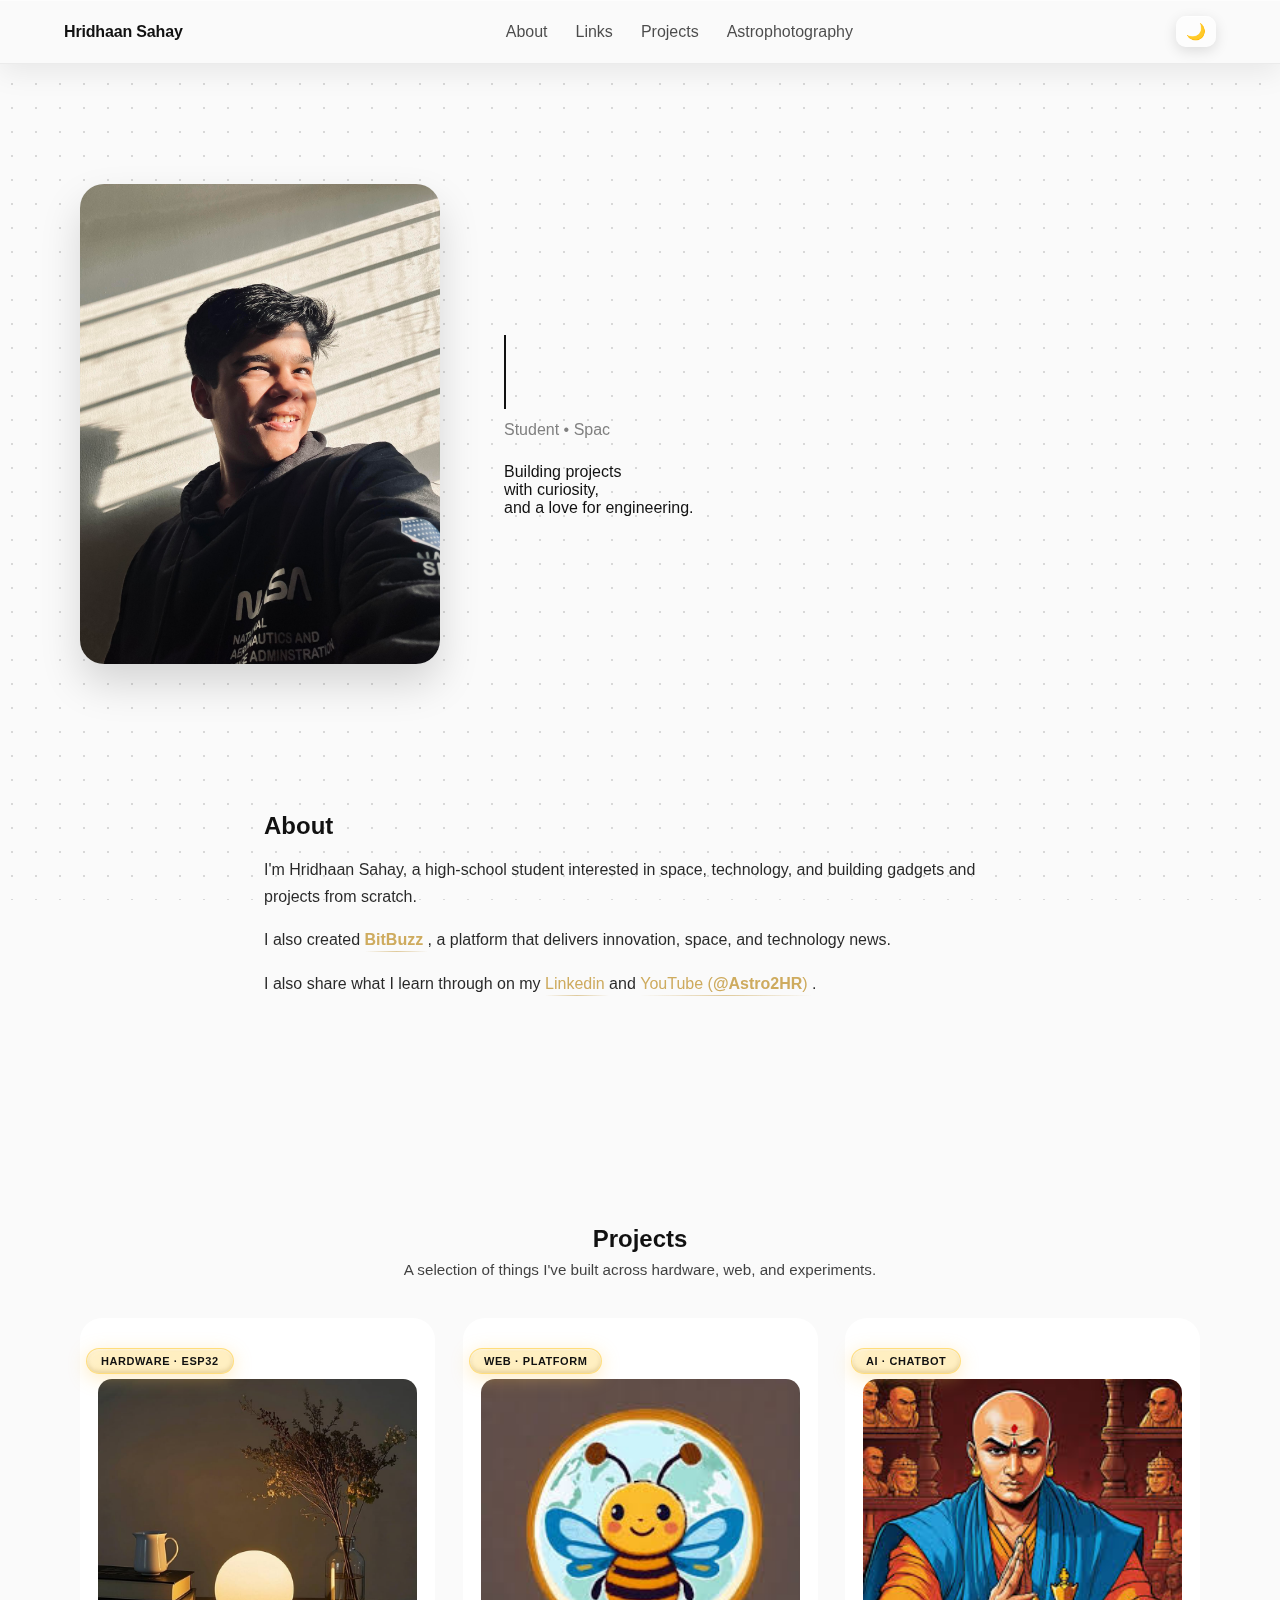
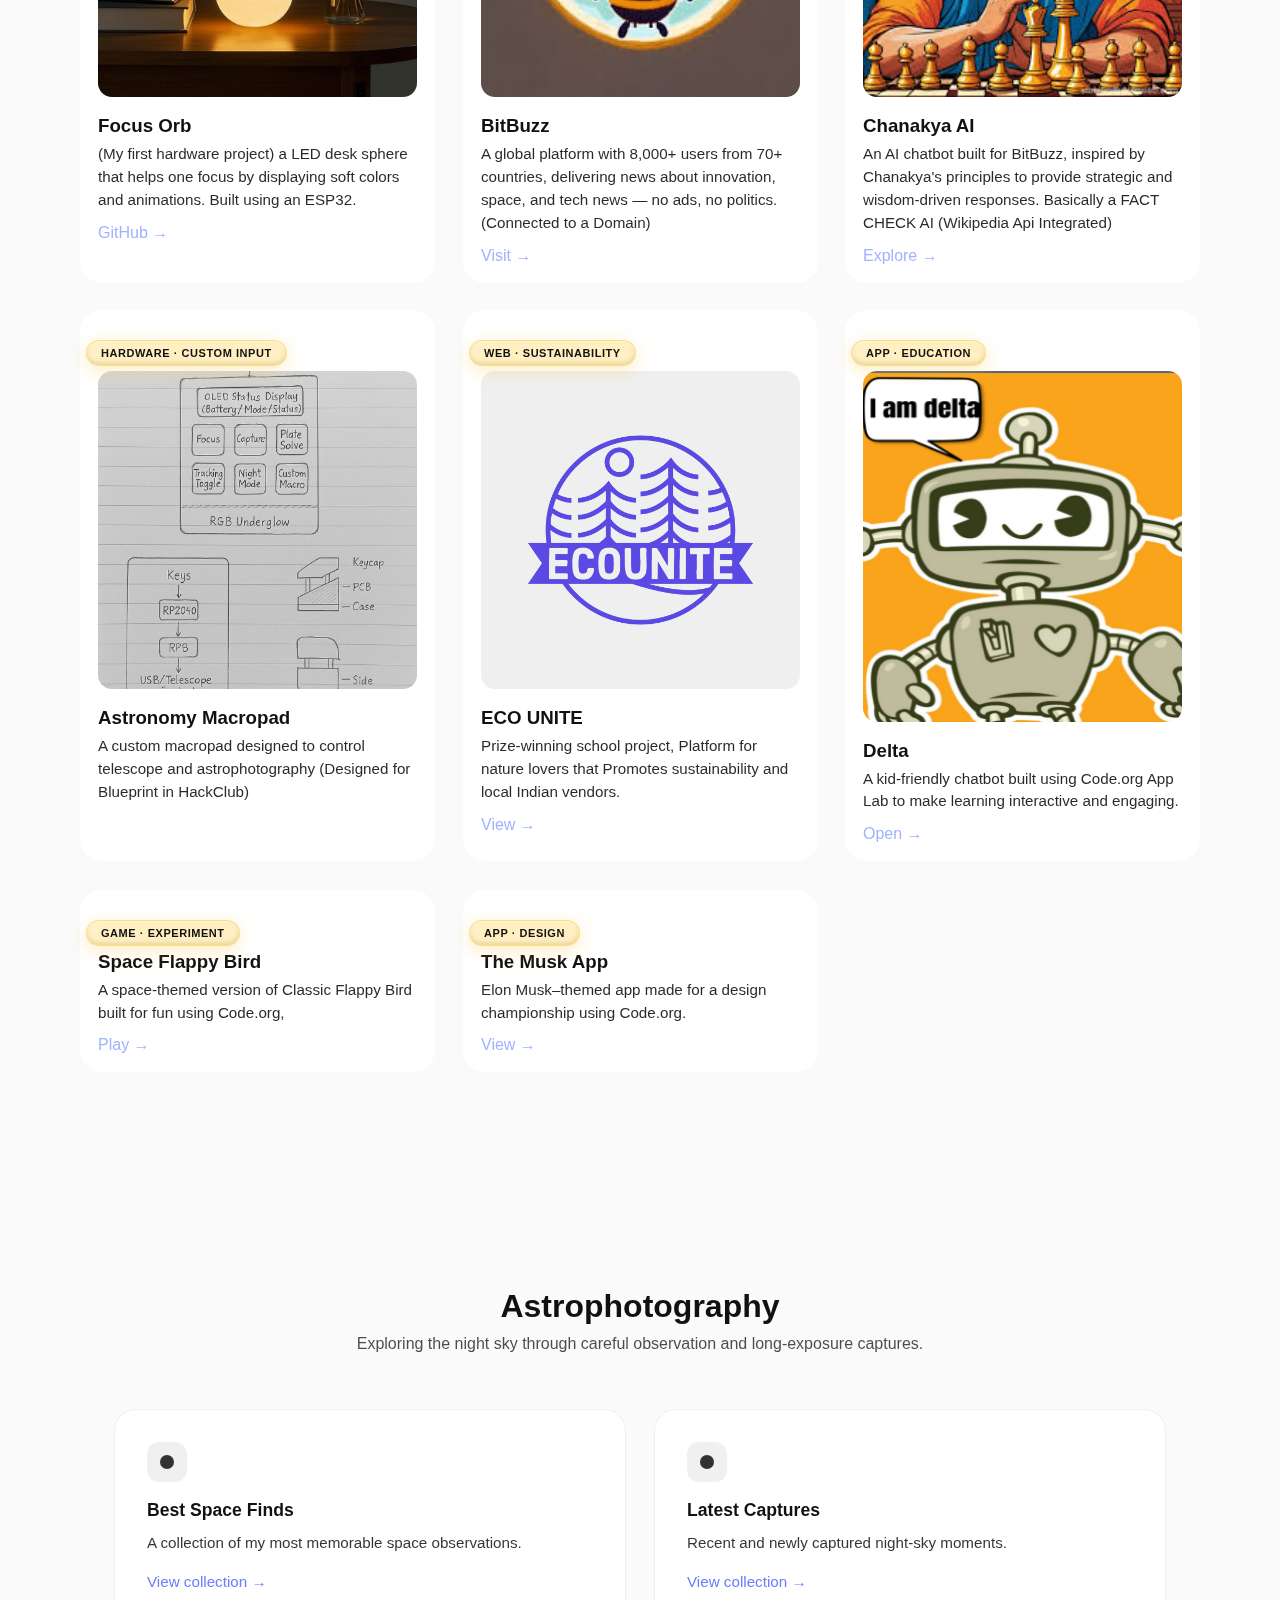
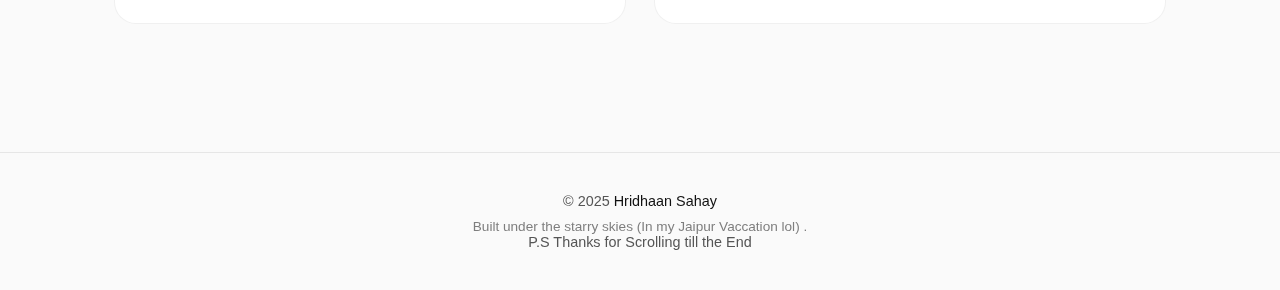
<file: index.html>
<!DOCTYPE html>
<html lang="en">
<head>
  <meta charset="UTF-8" />
  <meta name="viewport" content="width=device-width, initial-scale=1.0" />
  <title>Hridhaan Sahay</title>

  <link rel="icon" href="Nasahoodie.jpg" />
  <link rel="stylesheet" href="style.css" />
</head>
<body>

  <!-- NAVBAR -->
<nav class="navbar">
  <div class="nav-container">
    <div class="nav-logo">Hridhaan Sahay</div>

    <ul class="nav-links">
  <li><a href="#about">About</a></li>
  <li><a href="#links">Links</a></li>
  <li><a href="#projects">Projects</a></li>
  <li><a href="#astrophotography">Astrophotography</a></li>
</ul>

<button class="nav-toggle" aria-label="Menu">
  ☰
</button>

<div class="nav-mobile">
  <a href="#projects">Projects</a>
  <a href="#astrophotography">Astrophotography</a>
  <a href="#about">About</a>
  <a href="#links">Links</a>
</div>

    <button id="themeToggle">🌙</button>
  </div>
</nav>

  <!-- HERO -->
  <section class="hero reveal">
    <div class="hero-image floating">
      <img src="Nasahoodie.jpg" alt="Hridhaan Sahay" />
    </div>

    <div class="hero-center">
      <h1 class="hero-name" id="heroName">Hridhaan Sahay</h1>
      <p class="tagline"><span id="typewriter"></span></p>

      <p class="statement">
        Building projects<br />
        with curiosity,<br />
        and a love for engineering.
      </p>
    </div>
  </section>

   <!-- ABOUT -->
<section class="about" id="about">
  <h2>About</h2>

  <p>
    I'm Hridhaan Sahay, a high-school student interested in space, technology, and building gadgets and projects from scratch.
  </p>

  <p>
    I also created
    <a href="https://bitbuzz.club" target="_blank" rel="noopener noreferrer">
      <strong>BitBuzz</strong>
    </a>,
    a platform that delivers innovation, space, and technology news.
  </p>

  <p>
    I also share what I learn through on my
    <a href="https://www.linkedin.com/in/hridhaan-sahay/" target="_blank" rel="noopener noreferrer">
      Linkedin
    </a>
    and
    <a href="https://www.youtube.com/@Astro-2HR" target="_blank" rel="noopener noreferrer">
      YouTube (<strong>@Astro2HR</strong>)
    </a>.
  </p>
</section>


  <!-- LINKS -->
  <section class="links reveal" id="links">
  <h2>Find me</h2>

  <div class="icon-links">

    <!-- GitHub -->
    <a href="https://github.com/studyhridhaan-coder" target="_blank" aria-label="GitHub">
      <svg viewBox="0 0 24 24">
        <path d="M12 .5C5.73.5.5 5.73.5 12c0 5.1 3.29 9.42 7.86 10.95.57.1.78-.25.78-.55v-2c-3.2.7-3.88-1.38-3.88-1.38-.53-1.34-1.3-1.7-1.3-1.7-1.06-.73.08-.72.08-.72 1.17.08 1.79 1.2 1.79 1.2 1.04 1.78 2.73 1.27 3.4.97.1-.75.4-1.27.73-1.56-2.55-.29-5.23-1.27-5.23-5.67 0-1.25.45-2.27 1.2-3.07-.12-.3-.52-1.52.12-3.17 0 0 .97-.31 3.18 1.17a11 11 0 0 1 5.8 0c2.2-1.48 3.17-1.17 3.17-1.17.64 1.65.24 2.87.12 3.17.75.8 1.2 1.82 1.2 3.07 0 4.41-2.69 5.37-5.25 5.66.41.35.77 1.04.77 2.1v3.11c0 .3.2.65.79.54A10.51 10.51 0 0 0 23.5 12C23.5 5.73 18.27.5 12 .5z"/>
      </svg>
    </a>

    <!-- LinkedIn -->
    <a href="https://www.linkedin.com/in/hridhaan-sahay" target="_blank" aria-label="LinkedIn">
      <svg viewBox="0 0 24 24">
        <path d="M4.98 3.5A2.5 2.5 0 1 1 5 8.5a2.5 2.5 0 0 1-.02-5zM3 9h4v12H3zM9 9h3.8v1.7h.05c.53-1 1.82-2.05 3.75-2.05 4 0 4.74 2.63 4.74 6.05V21h-4v-5.25c0-1.25-.02-2.86-1.75-2.86-1.75 0-2.02 1.36-2.02 2.77V21H9z"/>
      </svg>
    </a>

    <!-- YouTube -->
    <a href="https://www.youtube.com/@Astro-2HR" target="_blank" aria-label="YouTube">
      <svg viewBox="0 0 24 24">
        <path d="M23.5 6.5s-.23-1.64-.95-2.36c-.91-.95-1.93-.96-2.4-1.02C16.77 2.75 12 2.75 12 2.75s-4.77 0-8.14.37c-.47.06-1.49.07-2.4 1.02-.72.72-.95 2.36-.95 2.36S0 8.43 0 10.36v1.28c0 1.93.23 3.86.23 3.86s.23 1.64.95 2.36c.91.95 2.1.92 2.63 1.02 1.91.18 8.19.37 8.19.37s4.77-.01 8.14-.38c.47-.06 1.49-.07 2.4-1.02.72-.72.95-2.36.95-2.36s.23-1.93.23-3.86v-1.28c0-1.93-.23-3.86-.23-3.86zM9.75 14.75v-6l6 3-6 3z"/>
      </svg>
    </a>

    <!-- Email -->
    <a href="mailto:Hridhaan@bitbuzz.club" aria-label="Email">
      <svg viewBox="0 0 24 24">
        <path d="M20 4H4a2 2 0 0 0-2 2v12a2 2 0 0 0 2 2h16a2 2 0 0 0 2-2V6a2 2 0 0 0-2-2zm0 4-8 5-8-5V6l8 5 8-5z"/>
      </svg>
    </a>

  </div>
  </section>

  
  <!-- PROJECTS -->
  <section class="projects" id="projects">
    <h2>Projects</h2>
    <p class="projects-subtitle">
      A selection of things I've built across hardware, web, and experiments.
    </p>

    <div class="projects-grid">

      <!-- Focus Orb -->
      <div class="project-card">
        <span class="tag">Hardware · ESP32</span>
        <img src="assets/images/focus-orb.png" alt="Focus Orb project image" />
        <h3>Focus Orb</h3>
        <p>
          (My first hardware project) a LED desk sphere that helps one focus by
          displaying soft colors and animations. Built using an ESP32.
        </p>
        <div class="project-links">
          <a href="https://github.com/studyhridhaan-coder/focus-orb" target="_blank">GitHub →</a>
        </div>
      </div>

      <!-- BitBuzz -->
      <div class="project-card">
        <span class="tag">Web · Platform</span>
        <img src="assets/images/bitbuzz.png" alt="BitBuzz project image" />
        <h3>BitBuzz</h3>
        <p>
          A global platform with 8,000+ users from 70+ countries,
          delivering news about innovation, space, and tech news — no ads, no politics.
          (Connected to a Domain) 
        </p>
        <div class="project-links">
          <a href="https://www.bitbuzz.club/" target="_blank">Visit →</a>
        </div>
      </div>

      <!-- Chanakya AI -->
      <div class="project-card">
        <span class="tag">AI · Chatbot</span>
        <img src="assets/images/chanakya-ai.png" alt="Chanakya AI project image" />
        <h3>Chanakya AI</h3>
        <p>
          An AI chatbot built for BitBuzz, inspired by Chanakya's principles
          to provide strategic and wisdom-driven responses.
          Basically a FACT CHECK AI
          (Wikipedia Api Integrated)
        </p>
        <div class="project-links">
          <a href="https://www.bitbuzz.club/chanakya-a-i" target="_blank">Explore →</a>
        </div>
      </div>

      <!-- Astronomy Macropad -->
      <div class="project-card">
        <span class="tag">Hardware · Custom Input</span>
        <img src="assets/images/macropad.png" alt="Astronomy Macropad image" />
        <h3>Astronomy Macropad</h3>
        <p>
          A custom macropad designed to control telescope and astrophotography
          (Designed for Blueprint in HackClub)
        </p>
      </div>

      <!-- ECO UNITE -->
      <div class="project-card">
        <span class="tag">Web · Sustainability</span>
        <img src="assets/images/ecounite.png" alt="ECO UNITE project image" />
        <h3>ECO UNITE</h3>
        <p>
          Prize-winning school project, Platform for nature lovers that Promotes
          sustainability and local Indian vendors.
        </p>
        <div class="project-links">
          <a href="https://bio.site/ecounite" target="_blank">View →</a>
        </div>
      </div>

      <!-- Delta -->
      <div class="project-card">
        <span class="tag">App · Education</span>
        <img src="assets/images/delta-chatbot.png" alt="Delta chatbot image" />
        <h3>Delta</h3>
        <p>
          A kid-friendly chatbot built using Code.org App Lab to make learning
          interactive and engaging. 
        </p>
        <div class="project-links">
          <a href="https://studio.code.org/projects/applab/eFJQDYa32_soCLlC_LDQqevz9NOZDTksknNr-SSigYs" target="_blank">
            Open →
          </a>
        </div>
      </div>

      <!-- Space Flappy Bird -->
      <div class="project-card">
        <span class="tag">Game · Experiment</span>
        <h3>Space Flappy Bird</h3>
        <p>
          A space-themed version of Classic Flappy Bird built for fun using Code.org,
          
        </p>
        <div class="project-links">
          <a href="https://studio.code.org/projects/flappy/mRWblO_G5gzJ0hjisc-QqzU5JJM2dhHUx0WwzgSK_-0" target="_blank">
            Play →
          </a>
        </div>
      </div>

      <!-- Musk App -->
      <div class="project-card">
        <span class="tag">App · Design</span>
        <h3>The Musk App</h3>
        <p>
          Elon Musk–themed app made for a design championship using Code.org.
        </p>
        <div class="project-links">
          <a href="https://drive.google.com/file/d/18TMhxeHPD11F3JxcQQyoMPRXoZp7WGgW/view" target="_blank">
            View →
          </a>
        </div>
      </div>

    </div>
  </section>

  <!-- ASTROPHOTOGRAPHY -->
  <section class="astro-apple" id="astrophotography">
    <h2>Astrophotography</h2>
    <p class="astro-desc">
      Exploring the night sky through careful observation and long-exposure captures.
    </p>

    <div class="astro-apple-grid">

      <a class="astro-apple-card"
         href="https://drive.google.com/drive/folders/1uf6q7BSrwqgcLWF8dFDmJrwmYIB38zXm?usp=sharing"
         target="_blank">
        <div class="astro-icon-apple"><span></span></div>
        <h3>Best Space Finds</h3>
        <p>A collection of my most memorable space observations.</p>
        <span class="astro-cta">View collection →</span>
      </a>

      <a class="astro-apple-card"
         href="https://drive.google.com/file/d/1tnuOSDrebYF7utN5M0mX4lw_bhJXN2Xk/view?usp=sharing"
         target="_blank">
        <div class="astro-icon-apple"><span></span></div>
        <h3>Latest Captures</h3>
        <p>Recent and newly captured night-sky moments.</p>
        <span class="astro-cta">View collection →</span>
      </a>

    </div>
  </section>

  <footer class="footer">
    <p>© 2025 <span>Hridhaan Sahay</span></p>
    <p class="footer-note">Built under the starry skies (In my Jaipur Vaccation lol) .</p>
    <p>P.S Thanks for Scrolling till the End </p>
  </footer>

<script>
  // Dark mode toggle
  document.getElementById("themeToggle").onclick = () =>
    document.body.classList.toggle("dark");

  // Typewriter effect
  const isMobile = window.innerWidth <= 768;

  if (isMobile) {
    document.getElementById("heroName").textContent = "Hridhaan Sahay";
  }
  
  const text = "Student • Space & Tech Enthusiast";
  let i = 0;
  function type() {
    if (i < text.length) {
      document.getElementById("typewriter").textContent += text.charAt(i);
      i++;
      setTimeout(type, 60);
    }
  }
  type();

  // Scroll reveal
  const observer = new IntersectionObserver(entries => {
    entries.forEach(entry => {
      if (entry.isIntersecting) {
        entry.target.classList.add("show");
      }
    });
  });

  document.querySelectorAll(".reveal")
    .forEach(el => observer.observe(el));
  
</script>

  <!-- METEOR BACKGROUND (DARK MODE ONLY) -->
<canvas id="starCanvas"></canvas>


</div>

</body>
</html>
</file>
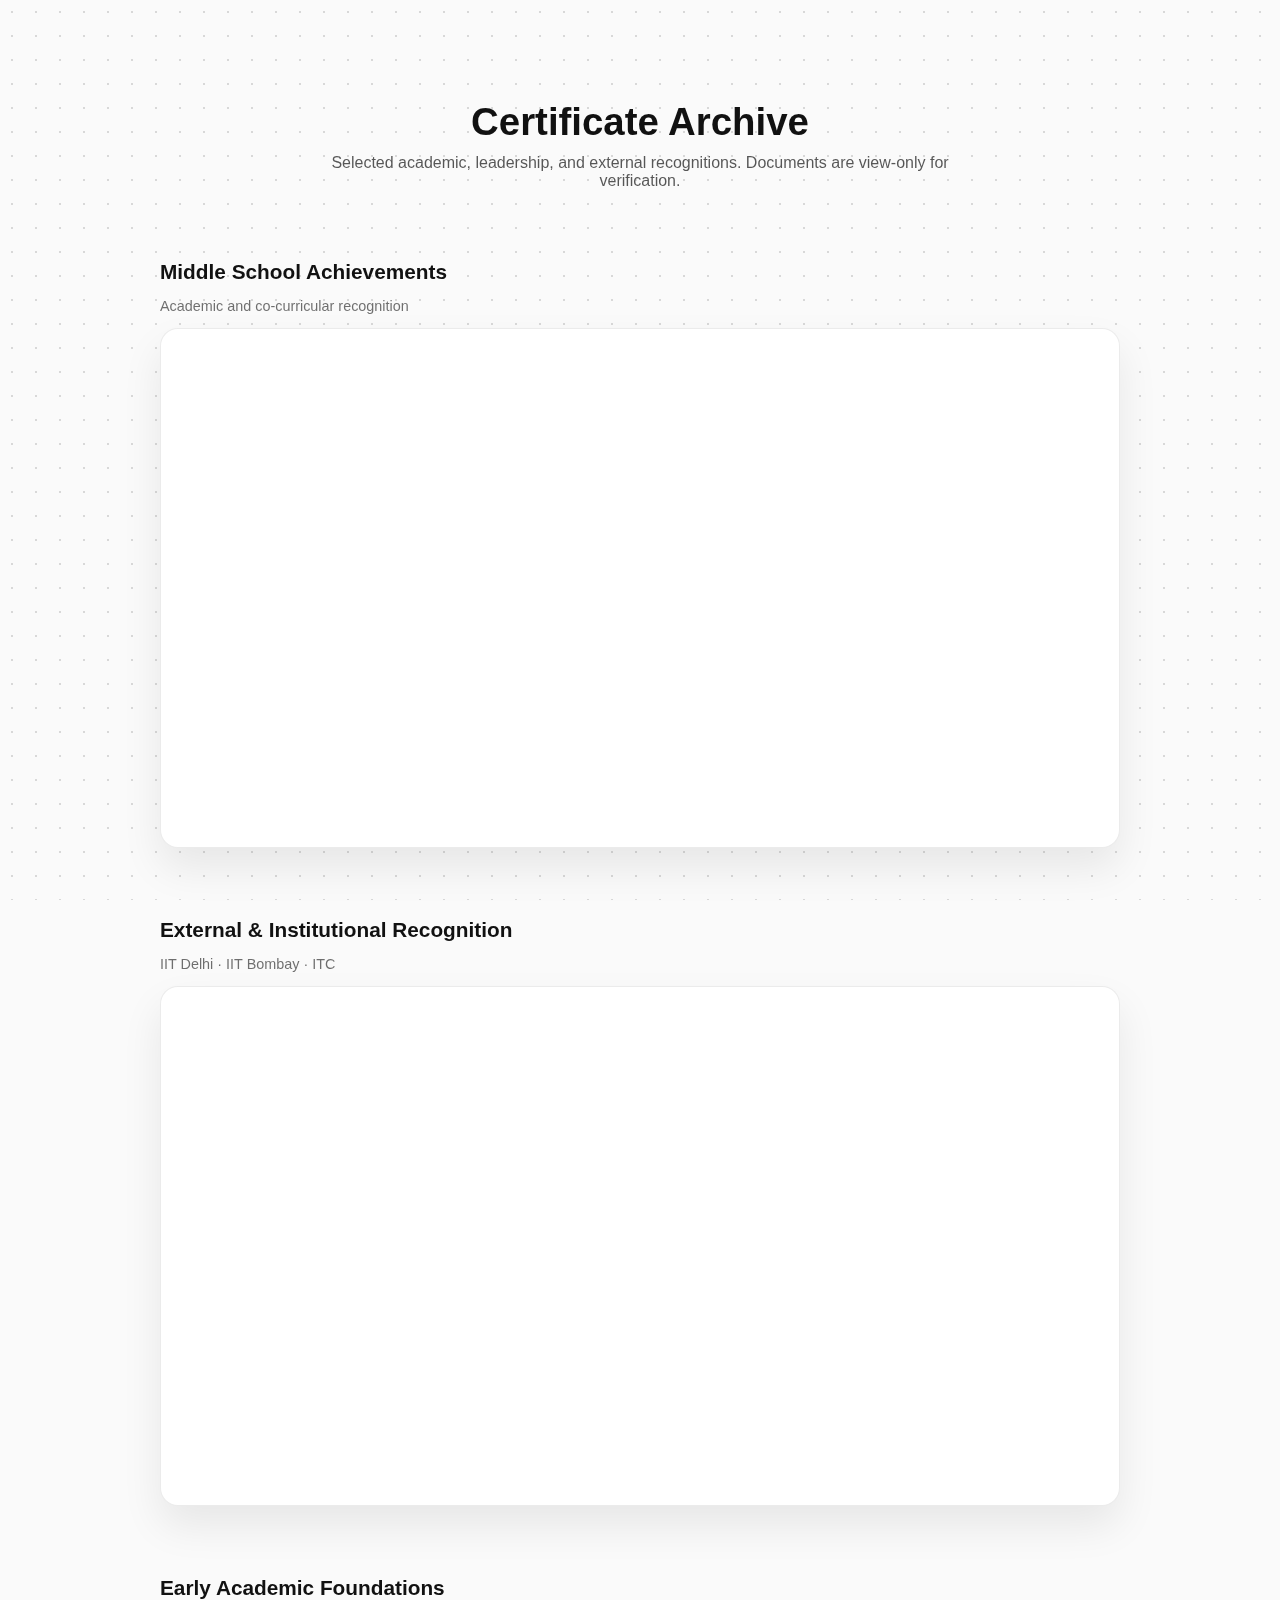
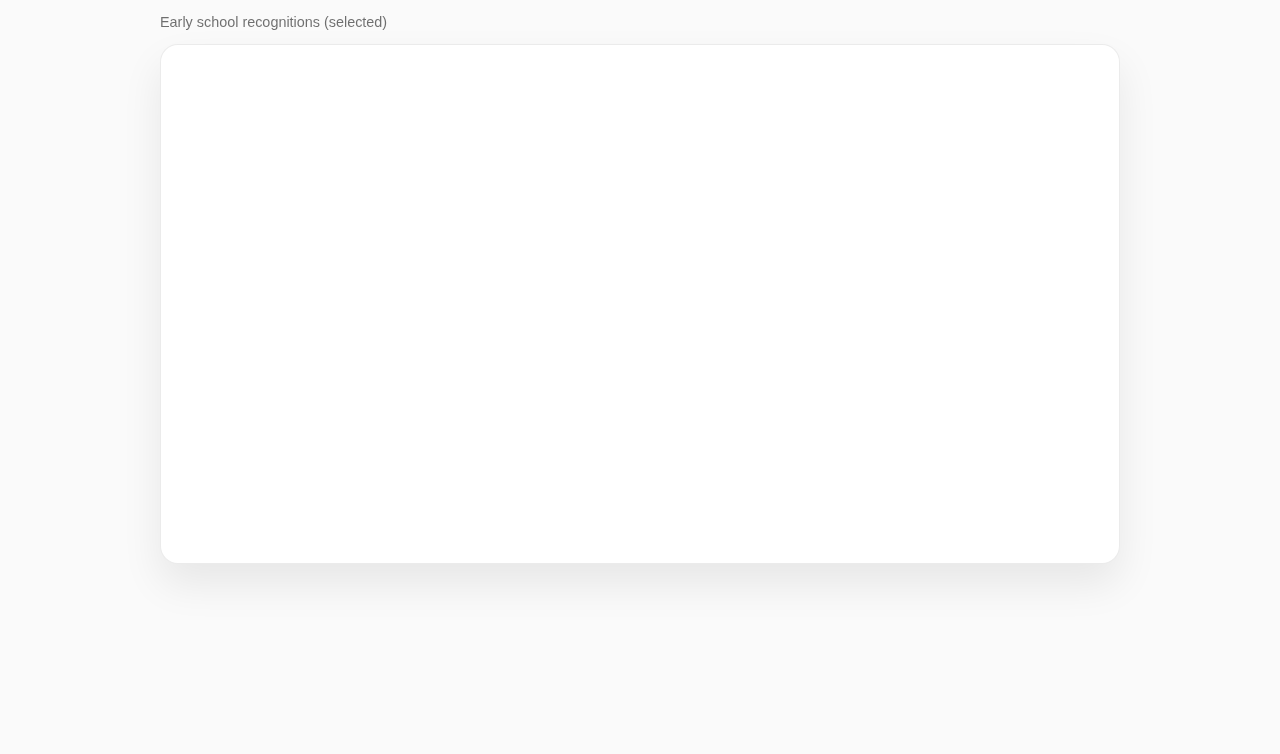
<file: archive.html>
<!DOCTYPE html>
<html lang="en">
<head>
  <meta charset="UTF-8" />
  <meta name="viewport" content="width=device-width, initial-scale=1.0" />
  <title>Certificate Archive — Hridhaan Sahay</title>

  <link rel="stylesheet" href="style.css" />

  <style>
    body {
      background: var(--bg);
      color: var(--text);
    }

    .archive-wrap {
      max-width: 1000px;
      margin: auto;
      padding: 100px 20px 120px;
    }

    .archive-header {
      text-align: center;
      margin-bottom: 70px;
    }

    .archive-header h1 {
      font-size: 2.4rem;
      margin-bottom: 10px;
    }

    .archive-header p {
      opacity: 0.7;
      max-width: 620px;
      margin: auto;
    }

    .archive-item {
      margin-bottom: 70px;
    }

    .archive-item h2 {
      font-size: 1.3rem;
      margin-bottom: 14px;
    }

    .archive-note {
      font-size: 0.9rem;
      opacity: 0.6;
      margin-bottom: 14px;
    }

    .pdf-frame {
      width: 100%;
      height: 520px;
      border-radius: 18px;
      overflow: hidden;
      border: 1px solid rgba(0,0,0,0.08);
      box-shadow: 0 20px 40px rgba(0,0,0,0.08);
      background: var(--card);
    }

    iframe {
      width: 100%;
      height: 100%;
      border: none;
    }

    @media (max-width: 768px) {
      .pdf-frame {
        height: 420px;
      }
    }
  </style>
</head>
<body>

  <main class="archive-wrap">

    <header class="archive-header">
      <h1>Certificate Archive</h1>
      <p>
        Selected academic, leadership, and external recognitions.
        Documents are view-only for verification.
      </p>
    </header>

    <!-- ITEM 1 -->
    <section class="archive-item">
      <h2>Middle School Achievements</h2>
      <p class="archive-note">Academic and co-curricular recognition</p>

      <div class="pdf-frame">
        <iframe
          src="https://drive.google.com/file/d/FILE_ID_1/preview"
          allow="autoplay">
        </iframe>
      </div>
    </section>

    <!-- ITEM 2 -->
    <section class="archive-item">
      <h2>External & Institutional Recognition</h2>
      <p class="archive-note">IIT Delhi · IIT Bombay · ITC</p>

      <div class="pdf-frame">
        <iframe
          src="https://drive.google.com/file/d/FILE_ID_2/preview"
          allow="autoplay">
        </iframe>
      </div>
    </section>

    <!-- OPTIONAL -->
    <section class="archive-item">
      <h2>Early Academic Foundations</h2>
      <p class="archive-note">Early school recognitions (selected)</p>

      <div class="pdf-frame">
        <iframe
          src="https://drive.google.com/file/d/FILE_ID_3/preview"
          allow="autoplay">
        </iframe>
      </div>
    </section>

  </main>

</body>
</html>
</file>
<file: style.css>
* {
  margin: 0;
  padding: 0;
  box-sizing: border-box;
}

:root {
  --bg: #fafafa;
  --text: #111;
  --card: #fff;
  --gold: #c9a24d;
}

.dark {
  --bg: #0e0e0e;
  --text: #f5f5f5;
  --card: #161616;
}

body {
  font-family: -apple-system, BlinkMacSystemFont, Inter, sans-serif;
  background: var(--bg);
  color: var(--text);
  transition: background 0.4s, color 0.4s;
  scroll-behavior: smooth;
}

/* ===============================
   BACKGROUNDS
================================ */

/* Light mode → DOT GRID */
body::before {
  content: "";
  position: fixed;
  inset: 0;
  background-image: radial-gradient(#cfcfcf 1px, transparent 1px);
  background-size: 24px 24px;
  opacity: 0.8;
  pointer-events: none;
  z-index: -1;
}

/* Dark mode → STARS */
.dark::before {
  background-image:
    radial-gradient(white 1px, transparent 1px),
    radial-gradient(white 1px, transparent 1px),
    radial-gradient(white 1px, transparent 1px);
  background-size: 120px 120px, 200px 200px, 300px 300px;
  background-position: 0 0, 50px 80px, 120px 160px;
  opacity: 0.45;
}

/* ===============================
   NAVBAR
================================ */
/* ===============================
   NAVBAR FIX
================================ */

.navbar {
  position: fixed;
  top: 0;
  width: 100%;
  height: 64px;
  background: rgba(250, 250, 250, 0.9);
  backdrop-filter: blur(12px);
  border-bottom: 1px solid rgba(0,0,0,0.06);
  z-index: 100;
}

.dark .navbar {
  background: rgba(14,14,14,0.9);
}

.nav-container {
  max-width: 1200px;
  height: 100%;
  margin: 0 auto;
  padding: 0 24px;
  display: flex;
  align-items: center;
  justify-content: space-between;
}

.nav-logo {
  font-weight: 600;
  white-space: nowrap;
}

.nav-links {
  list-style: none;
  display: flex;
  gap: 28px;
}

.nav-links li {
  list-style: none;
}

.nav-links a {
  text-decoration: none;
  color: var(--text);
  font-weight: 500;
}

/* ===============================
   HERO
================================ */
.hero {
  min-height: 100vh;
  padding: 140px 80px 80px;
  position: relative;
}

.hero-image img {
  width: 360px;
  border-radius: 24px;
  box-shadow: 0 20px 40px rgba(0,0,0,0.15);
}

.floating {
  animation: float 6s ease-in-out infinite;
}

@keyframes float {
  0%,100% { transform: translateY(0); }
  50% { transform: translateY(-12px); }
}

/* ===============================
   HERO LAYOUT FIX (DESKTOP + MOBILE)
================================ */

.hero {
  display: flex;
  align-items: center;
  gap: 64px;
}

.hero-center {
  position: static;
  transform: none;
  max-width: 520px;
}
.hero-center h1 { font-size: 64px; }
.tagline { color: gray; margin: 12px 0 24px; }

/* ===============================
   SECTIONS
================================ */
.projects, .about, .links {
  padding: 120px 80px;
}

/* ===============================
   PROJECTS – ROTATING CARDS
================================ */
.projects {
  margin-top: 5rem;
}

.projects h2 {
  text-align: center;
  margin-bottom: 0.5rem;
}

.projects-subtitle {
  text-align: center;
  opacity: 0.8;
  margin-bottom: 2.5rem;
  font-size: 0.95rem;
}

.projects-grid {
  display: grid;
  grid-template-columns: repeat(auto-fit, minmax(280px, 1fr));
  gap: 28px;
}

.project-card {
  position: relative;
  background: var(--card);
  border-radius: 20px;
  padding: 20px;
  transition: transform 0.35s ease, box-shadow 0.35s ease;
}

.project-card:hover {
  transform: translateY(-6px);
  box-shadow: 0 20px 40px rgba(0, 0, 0, 0.35);
}

.project-card img {
  width: 100%;
  border-radius: 14px;
  margin-bottom: 14px;
}

.project-card h3 {
  margin-bottom: 6px;
}

.project-card p {
  font-size: 0.95rem;
  opacity: 0.9;
  line-height: 1.5;
}

.project-links {
  margin-top: 12px;
}

.project-links a {
  color: #9fb3ff;
  text-decoration: none;
  font-weight: 500;
}

.project-links a:hover {
  text-decoration: underline;
}

/* TAG BADGE */
.tag {
  position: absolute;
  top: 14px;
  right: 14px;
  background: #e53935;
  color: #ffffff;
  font-size: 0.7rem;
  padding: 5px 10px;
  border-radius: 999px;
  font-weight: 600;
  letter-spacing: 0.4px;
}

/* Mobile polish */
@media (max-width: 480px) {
  .project-card {
    padding: 18px;
  }

  .tag {
    font-size: 0.65rem;
    padding: 4px 8px;
  }
}


/* ===============================
   ICON LINKS
================================ */
.icon-links {
  display: flex;
  gap: 32px;
}

.icon-links a svg {
  width: 28px;
  fill: var(--gold);
  transition: transform 0.3s, filter 0.3s;
}

.icon-links a:hover svg {
  transform: translateY(-4px) scale(1.05);
  filter: drop-shadow(0 6px 14px rgba(201,162,77,0.7));
}

/* ===============================
   REVEAL
================================ */
.reveal {
  opacity: 0;
  transform: translateY(30px);
  transition: 0.8s ease;
}
.reveal.show {
  opacity: 1;
  transform: none;
}

/* ===============================
   MOBILE
================================ */
@media (max-width: 900px) {
  .nav-links { display: none; }

  .hero-center {
    position: static;
    transform: none;
    margin-top: 40px;
    text-align: center;
  }


}
.footer {
  margin-top: 4rem;
  padding: 2rem 1rem;
  text-align: center;
  font-size: 0.9rem;
  color: #9aa4c7;
  border-top: 1px solid rgba(0, 0, 0, 1);
}

.footer span {
  color: #ffffff;
  font-weight: 500;
}

.footer-note {
  margin-top: 0.5rem;
  font-size: 0.85rem;
  opacity: 0.8;
}


.about {
  max-width: 800px;
  margin: 0 auto;
  padding: 4rem 1.5rem;
}

.about h2 {
  margin-bottom: 1rem;
}

.about p {
  margin-bottom: 1rem;
  line-height: 1.7;
  opacity: 0.9;
}


/* ===============================
   ASTROPHOTOGRAPHY – APPLE STYLE
================================ */

.astro-apple {
  max-width: 1100px;
  margin: 0 auto;
  padding: 6rem 1.5rem;
  text-align: center;
}

.astro-apple h2 {
  font-size: 2rem;
  margin-bottom: 0.6rem;
}

.astro-desc {
  font-size: 1rem;
  opacity: 0.75;
  margin-bottom: 3.5rem;
}

.astro-apple-grid {
  display: grid;
  grid-template-columns: repeat(auto-fit, minmax(280px, 1fr));
  gap: 28px;
}

.astro-apple-card {
  background: var(--card);
  border-radius: 22px;
  padding: 32px;
  text-align: left;
  text-decoration: none;
  color: inherit;
  border: 1px solid rgba(0, 0, 0, 0.06);
  transition: transform 0.3s ease, box-shadow 0.3s ease;
}

.dark .astro-apple-card {
  border: 1px solid rgba(255, 255, 255, 0.08);
}

.astro-apple-card:hover {
  transform: translateY(-4px);
  box-shadow: 0 25px 50px rgba(0, 0, 0, 0.2);
}

.astro-icon-apple {
  width: 40px;
  height: 40px;
  border-radius: 12px;
  background: rgba(0, 0, 0, 0.06);
  display: flex;
  align-items: center;
  justify-content: center;
  margin-bottom: 18px;
}

.dark .astro-icon-apple {
  background: rgba(255, 255, 255, 0.08);
}

.astro-icon-apple span {
  width: 14px;
  height: 14px;
  border-radius: 50%;
  background: var(--text);
  opacity: 0.85;
}

.astro-apple-card h3 {
  font-size: 1.1rem;
  margin-bottom: 10px;
}

.astro-apple-card p {
  font-size: 0.95rem;
  line-height: 1.6;
  opacity: 0.85;
}

.astro-cta {
  display: inline-block;
  margin-top: 18px;
  font-size: 0.95rem;
  font-weight: 500;
  color: #6b7cff;
}


/* FORCE GOLD ICON TINT (FINAL OVERRIDE) */
.icon-links a svg {
  fill: var(--gold) !important;
}

.dark .icon-links a svg {
  fill: var(--gold) !important;
}

/* FORCE GOLD ICON TINT (FINAL OVERRIDE) */
.icon-links a svg {
  fill: var(--gold) !important;
}

.dark .icon-links a svg {
  fill: var(--gold) !important;
}


/* ===============================
   FOOTER – FINAL FIX
================================ */

.footer {
  margin-top: 6rem;
  padding: 2.5rem 1.5rem;
  text-align: center;
  font-size: 0.9rem;
  color: #555;
  background: transparent;
  border-top: 1px solid rgba(0, 0, 0, 0.08);
}

.footer span {
  color: #111;
  font-weight: 500;
}

.footer-note {
  margin-top: 0.6rem;
  font-size: 0.85rem;
  opacity: 0.75;
}

/* Dark mode footer */
.dark .footer {
  color: #aaa;
  border-top: 1px solid rgba(255, 255, 255, 0.08);
}

.dark .footer span {
  color: #fff;
}


/* ===============================
   HERO NAME TYPE EFFECT (CSS)
================================ */

.hero-name {
  font-size: 64px;
  font-weight: 600;
  white-space: nowrap;
  overflow: hidden;
  border-right: 2px solid var(--text);
  width: 0;
  animation:
    typing 2.8s steps(14, end) forwards,
    blink 0.8s step-end infinite;
}

/* Stop cursor after typing */
.hero-name.finished {
  border-right: none;
}

@keyframes typing {
  from { width: 0; }
  to { width: 14ch; } /* length of "Hridhaan Sahay" */
}

@keyframes blink {
  50% { border-color: transparent; }
}

/* ===============================
   HERO MOBILE FIX
================================ */

@media (max-width: 600px) {
  .hero-name {
    font-size: 42px;
    white-space: normal;
    width: auto;
    text-align: center;
  }

  .hero-name::after {
    display: none;
  }
}

/* ===============================
   HERO MOBILE LAYOUT FIX
================================ */

@media (max-width: 768px) {
  .hero {
    padding: 120px 24px 80px;
  }

  .hero-image img {
    width: 260px;
    margin: 0 auto;
    display: block;
  }

  .hero-center {
    position: static;
    transform: none;
    margin-top: 32px;
    text-align: center;
  }

  .hero-name {
    font-size: 40px;
    line-height: 1.15;
    white-space: normal;
  }

  .tagline,
  .statement {
    max-width: 90%;
    margin-left: auto;
    margin-right: auto;
  }
}

@media (max-width: 768px) {
  .hero-name {
    white-space: normal;
    width: auto;
    font-size: 40px;
    text-align: center;
  }

  .hero-name::after {
    display: none;
  }
}

@media (max-width: 900px) {
  .hero {
    flex-direction: column;
    text-align: center;
  }

  .hero-center {
    max-width: 100%;
  }

  .hero-image img {
    width: 260px;
  }
}

/* ===============================
   GLOBAL ROCKET CURSOR
================================ */

html, body {
  cursor: url("/assets/rocket.png") 16 16, auto;
}

a, button {
  cursor: pointer;
}

      </div> <!-- project-card -->
    </div> <!-- projects-grid -->


/* ===============================
   ABOUT SECTION – LINKS
================================ */

.about a {
  color: var(--gold);
  text-decoration: none;
  font-weight: 500;
  border-bottom: 1px solid rgba(201, 162, 77, 0.35);
  transition: opacity 0.2s ease, border-color 0.2s ease;
}

.about a:hover {
  opacity: 0.85;
  border-bottom-color: rgba(201, 162, 77, 0.7);
}


/* ===============================
   TOOLS SECTION – FINAL POLISH
   (Add at bottom of CSS)
================================ */

/* Section spacing & anchoring */
.tools-apple {
  margin-top: 3rem;
  padding-top: 2rem;
  padding-bottom: 3rem;
  overflow: hidden;
  text-align: left;
}

/* Quiet divider (Apple-style) */
.tools-apple::before {
  content: "";
  display: block;
  width: 60px;
  height: 1px;
  background: rgba(0, 0, 0, 0.08);
  margin: 0 auto 2rem;
}

.dark .tools-apple::before {
  background: rgba(255, 255, 255, 0.12);
}

/* Title refinement */
.tools-apple-title {
  text-align: center;
  font-size: 0.8rem;
  letter-spacing: 0.02em;
  opacity: 0.55;
  margin-bottom: 1.6rem;
}

/* Lanes container */
.tools-lanes {
  display: flex;
  flex-direction: column;
  gap: 14px;
}

/* Individual lane */
.tools-lane {
  position: relative;
  overflow: hidden;
  white-space: nowrap;

  /* Edge fade */
  mask-image: linear-gradient(
    to right,
    transparent,
    black 6%,
    black 94%,
    transparent
  );
}

/* Moving track */
.tools-track {
  display: flex;
  align-items: center;
  justify-content: flex-start;
  gap: 14px;
  width: max-content;

  animation-name: toolsScroll;
  animation-timing-function: linear;
  animation-iteration-count: infinite;
}

/* Faster, premium speeds */
.tools-lane.slow   .tools-track { animation-duration: 26s; }
.tools-lane.medium .tools-track { animation-duration: 20s; }
.tools-lane.fast   .tools-track { animation-duration: 14s; }

/* Pause on hover */
.tools-lane:hover .tools-track {
  animation-play-state: paused;
}

/* Tool chips (slightly smaller, premium) */
.tool-chip {
  display: inline-flex;
  align-items: center;
  gap: 8px;
  padding: 8px 16px;
  border-radius: 999px;
  font-size: 0.8rem;
  white-space: nowrap;

  background: rgba(255, 255, 255, 0.6);
  backdrop-filter: blur(18px);
  border: 1px solid rgba(201, 162, 77, 0.28);

  box-shadow:
    inset 0 1px 0 rgba(255,255,255,0.4),
    0 8px 24px rgba(0,0,0,0.08);

  transition: transform 0.25s ease, box-shadow 0.25s ease;
}

.dark .tool-chip {
  background: rgba(18, 18, 18, 0.65);
}

/* SVG icons */
.tool-chip svg {
  width: 16px;
  height: 16px;
  fill: none;
  stroke: var(--gold);
  stroke-width: 1.6;
}

/* Hover polish */
.tool-chip:hover {
  transform: translateY(-2px);
  box-shadow:
    inset 0 1px 0 rgba(255,255,255,0.5),
    0 14px 30px rgba(201, 162, 77, 0.22);
}

/* Animation */
@keyframes toolsScroll {
  from {
    transform: translateX(0);
  }
  to {
    transform: translateX(-50%);
  }
}

/* Mobile behavior */
@media (max-width: 768px) {
  .tools-track {
    animation: none;
    transform: none;
    overflow-x: auto;
    padding-bottom: 6px;
  }

  .tools-lane {
    mask-image: none;
  }
}

/* ===== TOOLS CENTER START OVERRIDE ===== */
/* Paste this at the VERY END of your CSS */

.tools-track {
  display: flex;
  align-items: center;
  justify-content: flex-start;
  gap: 14px;
  width: max-content;

  transform: translateX(-25%);
  animation: toolsScroll linear infinite;
}

@keyframes toolsScroll {
  from {
    transform: translateX(-25%);
  }
  to {
    transform: translateX(-75%);
  }
}

/* ===== TOOLS CENTER START OVERRIDE ===== */
/* MUST BE LAST IN FILE */

.tools-track {
  display: flex;
  align-items: center;
  justify-content: flex-start;
  gap: 14px;
  width: max-content;

  /* start near visual center */
  transform: translateX(-25%);
  animation: toolsScroll 18s linear infinite;
}

@keyframes toolsScroll {
  from {
    transform: translateX(-25%);
  }
  to {
    transform: translateX(-75%);
  }
}

* {
  margin: 0;
  padding: 0;
  box-sizing: border-box;
  font-family: "Montserrat", sans-serif;
}

/* Container */
.scroll {
  position: relative;
  display: flex;
  width: 700px;
  overflow: hidden;
  margin: 12px 0;

  /* Edge fade (Apple-style polish) */
  -webkit-mask-image: linear-gradient(
    90deg,
    transparent,
    #fff 20%,
    #fff 80%,
    transparent
  );
          mask-image: linear-gradient(
    90deg,
    transparent,
    #fff 20%,
    #fff 80%,
    transparent
  );
}

/* Tracks */
.scroll > div {
  display: inline-flex;
  white-space: nowrap;
  animation: marquee var(--t) linear infinite;
}

/* Second duplicate track */
.scroll > div:nth-child(2) {
  animation: marquee2 var(--t) linear infinite;
}

/* Animations */
@keyframes marquee {
  from {
    transform: translateX(100%);
  }
  to {
    transform: translateX(-100%);
  }
}

@keyframes marquee2 {
  from {
    transform: translateX(0);
  }
  to {
    transform: translateX(-200%);
  }
}

/* Items */
.scroll span {
  display: inline-flex;
  align-items: center;
  margin: 10px;
  padding: 6px 14px;
  border-radius: 999px;
  text-transform: uppercase;
  font-size: 0.8rem;

  background: #333;
  color: #fff;
  transition: background 0.3s, transform 0.3s;
}

/* Hover */
.scroll span:hover {
  background: #f52789;
  transform: translateY(-2px);
  cursor: pointer;
}


/* ===============================
   SKILLS (APPLE-STYLE MARQUEE)
   FINAL VERSION
================================ */

.tools-apple {
  margin-top: 3rem;
  padding: 3rem 0;
  overflow: hidden;
}

.tools-apple-title {
  text-align: center;
  font-size: 0.85rem;
  letter-spacing: 0.03em;
  opacity: 0.7;
  margin-bottom: 1.6rem;
}

/* lanes */
.tools-lanes {
  display: flex;
  flex-direction: column;
  gap: 14px;
}

/* lane */
.tools-lane {
  overflow: hidden;
  white-space: nowrap;
  mask-image: linear-gradient(
    to right,
    transparent,
    black 8%,
    black 92%,
    transparent
  );
}

/* track */
.tools-track {
  display: flex;
  gap: 14px;
  width: max-content;
  animation: skillsScroll linear infinite;
}

/* speeds */
.tools-lane.slow   .tools-track { animation-duration: 26s; }
.tools-lane.medium .tools-track { animation-duration: 20s; }

/* pause on hover */
.tools-lane:hover .tools-track {
  animation-play-state: paused;
}

/* chip */
.tool-chip {
  display: inline-flex;
  align-items: center;
  gap: 8px;
  padding: 8px 16px;
  font-size: 0.8rem;
  border-radius: 999px;
  white-space: nowrap;

  background: rgba(255, 255, 255, 0.6);
  backdrop-filter: blur(16px);
  border: 1px solid rgba(201, 162, 77, 0.28);

  transition: transform 0.25s ease, box-shadow 0.25s ease;
}

.dark .tool-chip {
  background: rgba(18, 18, 18, 0.65);
}

/* icon */
.tool-chip svg {
  width: 16px;
  height: 16px;
  fill: none;
  stroke: var(--gold);
  stroke-width: 1.6;
}

/* hover */
.tool-chip:hover {
  transform: translateY(-2px);
  box-shadow: 0 12px 28px rgba(201, 162, 77, 0.25);
}

/* animation */
@keyframes skillsScroll {
  from { transform: translateX(0); }
  to   { transform: translateX(-50%); }
}

/* mobile */
@media (max-width: 768px) {
  .tools-track {
    animation: none;
    overflow-x: auto;
  }

  .tools-lane {
    mask-image: none;
  }
}

/* ===== SKILLS MARQUEE – TRUE INFINITE SCROLL ===== */

.tools-track {
  display: flex;
  gap: 14px;
  width: max-content;

  animation: skillsInfinite linear infinite;
}

/* speeds */
.tools-lane.slow   .tools-track { animation-duration: 22s; }
.tools-lane.medium .tools-track { animation-duration: 18s; }
.tools-lane.fast   .tools-track { animation-duration: 14s; }

/* 🔑 REAL INFINITE MARQUEE */
@keyframes skillsInfinite {
  from {
    transform: translateX(100%);
  }
  to {
    transform: translateX(-100%);
  }
}

/* ===============================
   SKILLS – TRUE INFINITE MARQUEE
   NO DEAD SPACE
================================ */

.tools-lane {
  position: relative;
  display: flex;
  overflow: hidden;
  white-space: nowrap;

  mask-image: linear-gradient(
    to right,
    transparent,
    black 8%,
    black 92%,
    transparent
  );
}

.tools-track {
  display: flex;
  gap: 14px;
  width: max-content;
  animation: marquee linear infinite;
}

/* second track starts immediately after first */
.tools-track:nth-child(2) {
  animation-delay: calc(var(--duration) / -2);
}

/* speeds per lane */
.tools-lane.slow   { --duration: 26s; }
.tools-lane.medium { --duration: 20s; }
.tools-lane.fast   { --duration: 14s; }

.tools-track {
  animation-duration: var(--duration);
}

/* TRUE infinite motion */
@keyframes marquee {
  from {
    transform: translateX(0);
  }
  to {
    transform: translateX(-100%);
  }
}

/* pause on hover */
.tools-lane:hover .tools-track {
  animation-play-state: paused;
}

/* mobile fallback */
@media (max-width: 768px) {
  .tools-track {
    animation: none;
  }

  .tools-lane {
    mask-image: none;
  }
}

/* ===== SKILLS – TRUE CONTINUOUS MARQUEE ===== */

.tools-lane {
  display: flex;
  overflow: hidden;
  white-space: nowrap;
  position: relative;

  mask-image: linear-gradient(
    to right,
    transparent,
    black 8%,
    black 92%,
    transparent
  );
}

.tools-track {
  display: flex;
  gap: 14px;
  min-width: 200vw;   /* 🔑 THIS IS THE MAGIC */
  animation: marquee linear infinite;
}

/* speeds */
.tools-lane.slow   .tools-track { animation-duration: 26s; }
.tools-lane.medium .tools-track { animation-duration: 20s; }

/* second track offset */
.tools-track:nth-child(2) {
  animation-delay: -13s;
}

@keyframes marquee {
  from { transform: translateX(0); }
  to   { transform: translateX(-50%); }
}

/* pause on hover */
.tools-lane:hover .tools-track {
  animation-play-state: paused;
}

/* DESKTOP TYPING */
.hero-name {
  font-size: 64px;
  font-weight: 600;
  white-space: nowrap;
  overflow: hidden;
  border-right: 2px solid var(--text);
  width: 0;
  animation:
    typing 2.8s steps(14, end) forwards,
    blink 0.8s step-end infinite;
}

/* Stop cursor */
.hero-name.finished {
  border-right: none;
}

/* MOBILE FIX */
@media (max-width: 768px) {
  .hero-name {
    animation: none;        /* ❌ kill typing */
    width: auto;            /* ❌ remove width limit */
    white-space: normal;    /* ✅ allow wrap */
    border-right: none;     /* ❌ cursor gone */
    font-size: 40px;
    line-height: 1.2;
    text-align: center;
  }
}

.tools-apple {
  padding: 4rem 0;
  overflow: hidden;
}

.tools-apple-title {
  text-align: center;
  font-size: 0.85rem;
  opacity: 0.6;
  margin-bottom: 1.5rem;
}

/* Lane */
.tools-lane {
  overflow: hidden;
  white-space: nowrap;
  mask-image: linear-gradient(
    to right,
    transparent,
    black 10%,
    black 90%,
    transparent
  );
}

/* Track */
.tools-track {
  display: flex;
  gap: 14px;
  width: max-content;
  animation: marquee linear infinite;
}

/* Speeds */
.tools-lane.slow .tools-track   { animation-duration: 26s; }
.tools-lane.medium .tools-track { animation-duration: 20s; }

/* Pause on hover */
.tools-lane:hover .tools-track {
  animation-play-state: paused;
}

/* Chip */
.tool-chip {
  padding: 10px 18px;
  border-radius: 999px;
  font-size: 0.8rem;
  background: rgba(255,255,255,0.6);
  backdrop-filter: blur(14px);
  border: 1px solid rgba(201,162,77,0.3);
  box-shadow: 0 8px 24px rgba(0,0,0,0.08);
}

/* Dark */
.dark .tool-chip {
  background: rgba(18,18,18,0.6);
}

/* Animation */
@keyframes marquee {
  from { transform: translateX(0); }
  to   { transform: translateX(-50%); }
}

/* Mobile fallback */
@media (max-width: 768px) {
  .tools-track {
    animation: none;
    overflow-x: auto;
  }

  .tools-lane {
    mask-image: none;
  }
}

/* ===============================
   NAVBAR — APPLE GLASS
================================ */

.navbar {
  position: fixed;
  top: 0;
  width: 100%;
  height: 64px;
  z-index: 100;

  background: rgba(255, 255, 255, 0.65);
  backdrop-filter: blur(20px) saturate(180%);
  -webkit-backdrop-filter: blur(20px) saturate(180%);

  border-bottom: 1px solid rgba(0, 0, 0, 0.06);
  box-shadow:
    inset 0 1px 0 rgba(255,255,255,0.6),
    0 8px 30px rgba(0,0,0,0.08);

  transition: background 0.3s ease, box-shadow 0.3s ease;
}

.dark .navbar {
  background: rgba(18, 18, 18, 0.6);
  border-bottom: 1px solid rgba(255,255,255,0.08);
  box-shadow:
    inset 0 1px 0 rgba(255,255,255,0.05),
    0 10px 35px rgba(0,0,0,0.6);
}

.nav-container {
  max-width: 1200px;
  height: 100%;
  margin: 0 auto;
  padding: 0 24px;

  display: flex;
  align-items: center;
  justify-content: space-between;
}

/* Logo */
.nav-logo {
  font-weight: 600;
  letter-spacing: -0.01em;
}

/* Links */
.nav-links {
  display: flex;
  gap: 28px;
}

.nav-links a {
  position: relative;
  text-decoration: none;
  color: var(--text);
  font-weight: 500;
  opacity: 0.85;
  transition: opacity 0.2s ease;
}

.nav-links a:hover {
  opacity: 1;
}

/* Apple underline */
.nav-links a::after {
  content: "";
  position: absolute;
  left: 0;
  bottom: -6px;
  width: 100%;
  height: 2px;
  background: var(--gold);
  transform: scaleX(0);
  transform-origin: right;
  transition: transform 0.25s ease;
}

.nav-links a:hover::after {
  transform: scaleX(1);
  transform-origin: left;
}

/* Theme toggle */
#themeToggle {
  border: none;
  background: rgba(255,255,255,0.6);
  backdrop-filter: blur(12px);
  border-radius: 10px;
  padding: 6px 10px;
  cursor: pointer;
  font-size: 1rem;

  box-shadow:
    inset 0 1px 0 rgba(255,255,255,0.6),
    0 4px 14px rgba(0,0,0,0.12);

  transition: transform 0.2s ease, box-shadow 0.2s ease;
}

#themeToggle:hover {
  transform: translateY(-1px);
  box-shadow:
    inset 0 1px 0 rgba(255,255,255,0.7),
    0 8px 22px rgba(0,0,0,0.18);
}

.dark #themeToggle {
  background: rgba(30,30,30,0.6);
}
/* ===============================
   ABOUT — GOLD LINKS
================================ */

.about a {
  position: relative;
  color: var(--gold);
  text-decoration: none;
  font-weight: 500;

  padding-bottom: 2px;
  transition: opacity 0.2s ease;
}

/* subtle underline */
.about a::after {
  content: "";
  position: absolute;
  left: 0;
  bottom: -2px;
  width: 100%;
  height: 1px;
  background: linear-gradient(
    90deg,
    transparent,
    var(--gold),
    transparent
  );
  opacity: 0.6;
}

/* hover polish */
.about a:hover {
  opacity: 0.85;
}


/* ===============================
   MOBILE NAVBAR
================================ */

.nav-toggle {
  display: none;
  font-size: 1.3rem;
  background: none;
  border: none;
  cursor: pointer;
}

/* Mobile menu (hidden by default) */
.nav-mobile {
  position: fixed;
  top: 64px;
  left: 50%;
  transform: translateX(-50%) translateY(-10px);
  width: calc(100% - 32px);

  background: rgba(255,255,255,0.7);
  backdrop-filter: blur(20px) saturate(180%);
  border-radius: 18px;
  padding: 14px;

  display: flex;
  flex-direction: column;
  gap: 12px;

  opacity: 0;
  pointer-events: none;

  box-shadow: 0 20px 50px rgba(0,0,0,0.15);
  transition: opacity 0.25s ease, transform 0.25s ease;
}

.dark .nav-mobile {
  background: rgba(18,18,18,0.7);
}

/* Active */
.nav-mobile.open {
  opacity: 1;
  pointer-events: auto;
  transform: translateX(-50%) translateY(0);
}

/* Mobile links */
.nav-mobile a {
  text-decoration: none;
  color: var(--text);
  font-size: 0.95rem;
  padding: 10px 14px;
  border-radius: 10px;
}

.nav-mobile a:hover {
  background: rgba(0,0,0,0.06);
}

.dark .nav-mobile a:hover {
  background: rgba(255,255,255,0.08);
}

/* Breakpoint */
@media (max-width: 768px) {
  .nav-links {
    display: none;
  }

  .nav-toggle {
    display: block;
  }
}

/* ===== GAP KILL OVERRIDE ===== */
/* MUST BE LAST LINE OF CSS */

.about {
  padding-bottom: 2rem !important;
  margin-bottom: 0 !important;
}

.tools-apple {
  padding-top: 2rem !important;
  padding-bottom: 2rem !important;
  margin-bottom: 0 !important;
}

.footer {
  margin-top: 2rem !important;
}

/* Prevent body creating fake space */
body {
  overflow-x: hidden;
}

/* ===== BACKGROUND FIX ===== */
body::before {
  height: 100vh;
  inset: 0;
}

/* ===============================
   PREMIUM STARFIELD - DARK MODE ONLY
   Apple-quality animation system
================================ */

/* Remove existing dark mode stars */
.dark::before {
  background-image: none !important;
}

/* Starfield Container (Dark Mode Only) */
.dark::after {
  content: "";
  position: fixed;
  inset: 0;
  pointer-events: none;
  z-index: -1;
  background: 
    radial-gradient(2px 2px at 20% 30%, white, transparent),
    radial-gradient(2px 2px at 60% 70%, white, transparent),
    radial-gradient(1px 1px at 50% 50%, white, transparent),
    radial-gradient(1px 1px at 80% 10%, white, transparent),
    radial-gradient(2px 2px at 90% 60%, white, transparent),
    radial-gradient(1px 1px at 33% 80%, white, transparent),
    radial-gradient(1px 1px at 15% 55%, white, transparent);
  background-size: 200% 200%;
  background-position: 0% 0%, 40% 60%, 50% 50%, 80% 10%, 90% 60%, 33% 80%, 15% 55%;
  animation: stars-twinkle 8s ease-in-out infinite alternate;
  opacity: 0.6;
}

@keyframes stars-twinkle {
  0%, 100% {
    opacity: 0.6;
    background-position: 0% 0%, 40% 60%, 50% 50%, 80% 10%, 90% 60%, 33% 80%, 15% 55%;
  }
  50% {
    opacity: 0.8;
    background-position: 2% 1%, 42% 62%, 52% 51%, 82% 12%, 92% 62%, 35% 82%, 17% 57%;
  }
}

/* ===============================
   SHOOTING STARS (Dark Mode Only)
================================ */

/* Container for shooting stars */
.dark body::before {
  content: "";
  position: fixed;
  inset: 0;
  pointer-events: none;
  z-index: 1;
  overflow: hidden;
}

/* Individual shooting stars */
.dark .shooting-star {
  position: fixed;
  width: 2px;
  height: 2px;
  background: white;
  border-radius: 50%;
  box-shadow: 
    0 0 4px 2px rgba(255, 255, 255, 0.8),
    0 0 8px 4px rgba(135, 206, 235, 0.5);
  opacity: 0;
  pointer-events: none;
  z-index: 1;
}

/* Shooting star trail */
.dark .shooting-star::before {
  content: "";
  position: absolute;
  top: 0;
  right: 0;
  width: 80px;
  height: 1px;
  background: linear-gradient(90deg, 
    transparent, 
    rgba(255, 255, 255, 0.8) 30%, 
    white 50%, 
    rgba(255, 255, 255, 0.8) 70%, 
    transparent
  );
  transform-origin: right;
  box-shadow: 0 0 4px rgba(135, 206, 235, 0.6);
}

/* Create 5 shooting stars with different timings */
.dark .shooting-star:nth-child(1) {
  top: 15%;
  left: -100px;
  animation: shoot 3s ease-in 2s infinite;
}

.dark .shooting-star:nth-child(2) {
  top: 35%;
  left: -100px;
  animation: shoot 3s ease-in 6s infinite;
}

.dark .shooting-star:nth-child(3) {
  top: 55%;
  left: -100px;
  animation: shoot 3s ease-in 11s infinite;
}

.dark .shooting-star:nth-child(4) {
  top: 25%;
  left: -100px;
  animation: shoot 3s ease-in 15s infinite;
}

.dark .shooting-star:nth-child(5) {
  top: 65%;
  left: -100px;
  animation: shoot 3s ease-in 20s infinite;
}

@keyframes shoot {
  0% {
    transform: translate(0, 0) rotate(-45deg);
    opacity: 1;
  }
  70% {
    opacity: 1;
  }
  100% {
    transform: translate(1000px, 1000px) rotate(-45deg);
    opacity: 0;
  }
}

/* ===============================
   ENHANCED STARFIELD LAYERS
   (3 depth layers for parallax effect)
================================ */

.dark .stars-layer-1,
.dark .stars-layer-2,
.dark .stars-layer-3 {
  position: fixed;
  inset: 0;
  pointer-events: none;
  z-index: -1;
}

.dark .stars-layer-1 {
  background-image: 
    radial-gradient(1px 1px at 10% 20%, white, transparent),
    radial-gradient(1px 1px at 30% 40%, white, transparent),
    radial-gradient(1px 1px at 50% 10%, white, transparent),
    radial-gradient(1px 1px at 70% 60%, white, transparent),
    radial-gradient(1px 1px at 90% 30%, white, transparent),
    radial-gradient(1px 1px at 15% 70%, white, transparent),
    radial-gradient(1px 1px at 85% 80%, white, transparent),
    radial-gradient(1px 1px at 40% 90%, white, transparent);
  background-size: 300% 300%;
  animation: stars-move-1 120s linear infinite;
  opacity: 0.4;
}

.dark .stars-layer-2 {
  background-image: 
    radial-gradient(1.5px 1.5px at 20% 50%, white, transparent),
    radial-gradient(1.5px 1.5px at 60% 20%, white, transparent),
    radial-gradient(1.5px 1.5px at 80% 80%, white, transparent),
    radial-gradient(1.5px 1.5px at 25% 85%, white, transparent),
    radial-gradient(1.5px 1.5px at 75% 15%, white, transparent);
  background-size: 250% 250%;
  animation: stars-move-2 90s linear infinite;
  opacity: 0.5;
}

.dark .stars-layer-3 {
  background-image: 
    radial-gradient(2px 2px at 35% 65%, white, transparent),
    radial-gradient(2px 2px at 65% 35%, white, transparent),
    radial-gradient(2px 2px at 45% 25%, white, transparent),
    radial-gradient(2px 2px at 55% 75%, white, transparent);
  background-size: 200% 200%;
  animation: stars-move-3 60s linear infinite;
  opacity: 0.6;
}

@keyframes stars-move-1 {
  from { background-position: 0% 0%; }
  to { background-position: 100% 100%; }
}

@keyframes stars-move-2 {
  from { background-position: 0% 0%; }
  to { background-position: 100% 100%; }
}

@keyframes stars-move-3 {
  from { background-position: 0% 0%; }
  to { background-position: 100% 100%; }
}

/* ===============================
   NEBULA GLOW EFFECT (Subtle)
================================ */

.dark .nebula-glow {
  position: fixed;
  inset: 0;
  pointer-events: none;
  z-index: -2;
  background: 
    radial-gradient(ellipse at 20% 30%, rgba(138, 43, 226, 0.03), transparent 50%),
    radial-gradient(ellipse at 80% 70%, rgba(30, 144, 255, 0.03), transparent 50%),
    radial-gradient(ellipse at 50% 50%, rgba(75, 0, 130, 0.02), transparent 50%);
  animation: nebula-drift 30s ease-in-out infinite alternate;
}

@keyframes nebula-drift {
  0%, 100% {
    transform: translate(0, 0) scale(1);
  }
  50% {
    transform: translate(20px, -20px) scale(1.05);
  }
}

/* ===============================
   PREMIUM QUALITY TWEAKS
================================ */

/* Smooth scroll performance */
.dark body {
  will-change: transform;
}

/* Reduce motion for accessibility */
@media (prefers-reduced-motion: reduce) {
  .dark::after,
  .dark .stars-layer-1,
  .dark .stars-layer-2,
  .dark .stars-layer-3,
  .dark .shooting-star,
  .dark .nebula-glow {
    animation: none !important;
  }
}

/* ===============================
   PREMIUM STARFIELD - DARK MODE ONLY
   Apple-quality animation system
================================ */

/* Remove existing dark mode stars */
.dark::before {
  background-image: none !important;
}

/* MASSIVE STARFIELD - High Density */
.dark::after {
  content: "";
  position: fixed;
  inset: 0;
  pointer-events: none;
  z-index: -1;
  background: 
    /* Large stars */
    radial-gradient(2px 2px at 20% 30%, white, transparent),
    radial-gradient(2px 2px at 60% 70%, white, transparent),
    radial-gradient(2px 2px at 90% 60%, white, transparent),
    radial-gradient(2px 2px at 15% 85%, white, transparent),
    radial-gradient(2px 2px at 75% 15%, white, transparent),
    radial-gradient(2px 2px at 40% 90%, white, transparent),
    radial-gradient(2px 2px at 85% 25%, white, transparent),
    /* Medium stars */
    radial-gradient(1.5px 1.5px at 50% 50%, white, transparent),
    radial-gradient(1.5px 1.5px at 80% 10%, white, transparent),
    radial-gradient(1.5px 1.5px at 33% 80%, white, transparent),
    radial-gradient(1.5px 1.5px at 25% 45%, white, transparent),
    radial-gradient(1.5px 1.5px at 65% 35%, white, transparent),
    radial-gradient(1.5px 1.5px at 95% 75%, white, transparent),
    radial-gradient(1.5px 1.5px at 45% 20%, white, transparent),
    radial-gradient(1.5px 1.5px at 70% 85%, white, transparent),
    /* Small stars - dense field */
    radial-gradient(1px 1px at 15% 55%, white, transparent),
    radial-gradient(1px 1px at 35% 65%, white, transparent),
    radial-gradient(1px 1px at 55% 25%, white, transparent),
    radial-gradient(1px 1px at 72% 48%, white, transparent),
    radial-gradient(1px 1px at 88% 92%, white, transparent),
    radial-gradient(1px 1px at 12% 18%, white, transparent),
    radial-gradient(1px 1px at 48% 72%, white, transparent),
    radial-gradient(1px 1px at 92% 38%, white, transparent),
    radial-gradient(1px 1px at 28% 8%, white, transparent),
    radial-gradient(1px 1px at 58% 58%, white, transparent),
    radial-gradient(1px 1px at 82% 68%, white, transparent),
    radial-gradient(1px 1px at 38% 38%, white, transparent),
    radial-gradient(1px 1px at 68% 12%, white, transparent),
    radial-gradient(1px 1px at 8% 42%, white, transparent),
    radial-gradient(1px 1px at 98% 52%, white, transparent);
  background-size: 200% 200%;
  animation: stars-twinkle 8s ease-in-out infinite alternate;
  opacity: 0.7;
}

@keyframes stars-twinkle {
  0%, 100% {
    opacity: 0.7;
    transform: scale(1);
  }
  50% {
    opacity: 0.9;
    transform: scale(1.02);
  }
}

/* ===============================
   SHOOTING STARS (Dark Mode Only)
================================ */

/* Container for shooting stars */
.dark body::before {
  content: "";
  position: fixed;
  inset: 0;
  pointer-events: none;
  z-index: 1;
  overflow: hidden;
}

/* Individual shooting stars */
.dark .shooting-star {
  position: fixed;
  width: 2px;
  height: 2px;
  background: white;
  border-radius: 50%;
  box-shadow: 
    0 0 4px 2px rgba(255, 255, 255, 0.8),
    0 0 8px 4px rgba(135, 206, 235, 0.5);
  opacity: 0;
  pointer-events: none;
  z-index: 1;
}

/* Shooting star trail */
.dark .shooting-star::before {
  content: "";
  position: absolute;
  top: 0;
  right: 0;
  width: 80px;
  height: 1px;
  background: linear-gradient(90deg, 
    transparent, 
    rgba(255, 255, 255, 0.8) 30%, 
    white 50%, 
    rgba(255, 255, 255, 0.8) 70%, 
    transparent
  );
  transform-origin: right;
  box-shadow: 0 0 4px rgba(135, 206, 235, 0.6);
}

/* Create 12 shooting stars for frequent shower (4 every 10 seconds) */
.dark .shooting-star:nth-child(1) {
  top: 15%;
  left: -100px;
  animation: shoot 2.5s ease-in 0s infinite;
}

.dark .shooting-star:nth-child(2) {
  top: 35%;
  left: -100px;
  animation: shoot 2.5s ease-in 2.5s infinite;
}

.dark .shooting-star:nth-child(3) {
  top: 55%;
  left: -100px;
  animation: shoot 2.5s ease-in 5s infinite;
}

.dark .shooting-star:nth-child(4) {
  top: 25%;
  left: -100px;
  animation: shoot 2.5s ease-in 7.5s infinite;
}

.dark .shooting-star:nth-child(5) {
  top: 65%;
  left: -100px;
  animation: shoot 2.5s ease-in 10s infinite;
}

.dark .shooting-star:nth-child(6) {
  top: 45%;
  left: -100px;
  animation: shoot 2.5s ease-in 12.5s infinite;
}

.dark .shooting-star:nth-child(7) {
  top: 20%;
  left: -100px;
  animation: shoot 2.5s ease-in 15s infinite;
}

.dark .shooting-star:nth-child(8) {
  top: 70%;
  left: -100px;
  animation: shoot 2.5s ease-in 17.5s infinite;
}

.dark .shooting-star:nth-child(9) {
  top: 40%;
  left: -100px;
  animation: shoot 2.5s ease-in 20s infinite;
}

.dark .shooting-star:nth-child(10) {
  top: 60%;
  left: -100px;
  animation: shoot 2.5s ease-in 22.5s infinite;
}

.dark .shooting-star:nth-child(11) {
  top: 30%;
  left: -100px;
  animation: shoot 2.5s ease-in 25s infinite;
}

.dark .shooting-star:nth-child(12) {
  top: 50%;
  left: -100px;
  animation: shoot 2.5s ease-in 27.5s infinite;
}

@keyframes shoot {
  0% {
    transform: translate(0, 0) rotate(-45deg);
    opacity: 1;
  }
  70% {
    opacity: 1;
  }
  100% {
    transform: translate(1000px, 1000px) rotate(-45deg);
    opacity: 0;
  }
}

/* ===============================
   ENHANCED STARFIELD LAYERS
   (3 depth layers for parallax effect)
================================ */

.dark .stars-layer-1,
.dark .stars-layer-2,
.dark .stars-layer-3 {
  position: fixed;
  inset: 0;
  pointer-events: none;
  z-index: -1;
}

.dark .stars-layer-1 {
  background-image: 
    /* Dense field - 20 stars */
    radial-gradient(1px 1px at 10% 20%, white, transparent),
    radial-gradient(1px 1px at 30% 40%, white, transparent),
    radial-gradient(1px 1px at 50% 10%, white, transparent),
    radial-gradient(1px 1px at 70% 60%, white, transparent),
    radial-gradient(1px 1px at 90% 30%, white, transparent),
    radial-gradient(1px 1px at 15% 70%, white, transparent),
    radial-gradient(1px 1px at 85% 80%, white, transparent),
    radial-gradient(1px 1px at 40% 90%, white, transparent),
    radial-gradient(1px 1px at 22% 55%, white, transparent),
    radial-gradient(1px 1px at 63% 25%, white, transparent),
    radial-gradient(1px 1px at 78% 45%, white, transparent),
    radial-gradient(1px 1px at 12% 8%, white, transparent),
    radial-gradient(1px 1px at 95% 15%, white, transparent),
    radial-gradient(1px 1px at 48% 72%, white, transparent),
    radial-gradient(1px 1px at 33% 33%, white, transparent),
    radial-gradient(1px 1px at 67% 88%, white, transparent),
    radial-gradient(1px 1px at 5% 95%, white, transparent),
    radial-gradient(1px 1px at 88% 5%, white, transparent),
    radial-gradient(1px 1px at 55% 50%, white, transparent),
    radial-gradient(1px 1px at 25% 82%, white, transparent);
  background-size: 300% 300%;
  animation: stars-move-1 120s linear infinite;
  opacity: 0.5;
}

.dark .stars-layer-2 {
  background-image: 
    /* Medium density - 15 stars */
    radial-gradient(1.5px 1.5px at 20% 50%, white, transparent),
    radial-gradient(1.5px 1.5px at 60% 20%, white, transparent),
    radial-gradient(1.5px 1.5px at 80% 80%, white, transparent),
    radial-gradient(1.5px 1.5px at 25% 85%, white, transparent),
    radial-gradient(1.5px 1.5px at 75% 15%, white, transparent),
    radial-gradient(1.5px 1.5px at 45% 65%, white, transparent),
    radial-gradient(1.5px 1.5px at 92% 42%, white, transparent),
    radial-gradient(1.5px 1.5px at 8% 28%, white, transparent),
    radial-gradient(1.5px 1.5px at 38% 12%, white, transparent),
    radial-gradient(1.5px 1.5px at 68% 75%, white, transparent),
    radial-gradient(1.5px 1.5px at 15% 45%, white, transparent),
    radial-gradient(1.5px 1.5px at 85% 55%, white, transparent),
    radial-gradient(1.5px 1.5px at 52% 38%, white, transparent),
    radial-gradient(1.5px 1.5px at 72% 92%, white, transparent),
    radial-gradient(1.5px 1.5px at 32% 68%, white, transparent);
  background-size: 250% 250%;
  animation: stars-move-2 90s linear infinite;
  opacity: 0.6;
}

.dark .stars-layer-3 {
  background-image: 
    /* Bright stars - 12 stars */
    radial-gradient(2px 2px at 35% 65%, white, transparent),
    radial-gradient(2px 2px at 65% 35%, white, transparent),
    radial-gradient(2px 2px at 45% 25%, white, transparent),
    radial-gradient(2px 2px at 55% 75%, white, transparent),
    radial-gradient(2px 2px at 18% 58%, white, transparent),
    radial-gradient(2px 2px at 82% 22%, white, transparent),
    radial-gradient(2px 2px at 28% 92%, white, transparent),
    radial-gradient(2px 2px at 88% 68%, white, transparent),
    radial-gradient(2px 2px at 42% 42%, white, transparent),
    radial-gradient(2px 2px at 62% 8%, white, transparent),
    radial-gradient(2px 2px at 8% 78%, white, transparent),
    radial-gradient(2px 2px at 98% 48%, white, transparent);
  background-size: 200% 200%;
  animation: stars-move-3 60s linear infinite;
  opacity: 0.7;
}

@keyframes stars-move-1 {
  from { background-position: 0% 0%; }
  to { background-position: 100% 100%; }
}

@keyframes stars-move-2 {
  from { background-position: 0% 0%; }
  to { background-position: 100% 100%; }
}

@keyframes stars-move-3 {
  from { background-position: 0% 0%; }
  to { background-position: 100% 100%; }
}

/* ===============================
   NEBULA GLOW EFFECT (Subtle)
================================ */

.dark .nebula-glow {
  position: fixed;
  inset: 0;
  pointer-events: none;
  z-index: -2;
  background: 
    radial-gradient(ellipse at 20% 30%, rgba(138, 43, 226, 0.03), transparent 50%),
    radial-gradient(ellipse at 80% 70%, rgba(30, 144, 255, 0.03), transparent 50%),
    radial-gradient(ellipse at 50% 50%, rgba(75, 0, 130, 0.02), transparent 50%);
  animation: nebula-drift 30s ease-in-out infinite alternate;
}

@keyframes nebula-drift {
  0%, 100% {
    transform: translate(0, 0) scale(1);
  }
  50% {
    transform: translate(20px, -20px) scale(1.05);
  }
}

/* ===============================
   PREMIUM QUALITY TWEAKS
================================ */

/* Smooth scroll performance */
.dark body {
  will-change: transform;
}

/* Reduce motion for accessibility */
@media (prefers-reduced-motion: reduce) {
  .dark::after,
  .dark .stars-layer-1,
  .dark .stars-layer-2,
  .dark .stars-layer-3,
  .dark .shooting-star,
  .dark .nebula-glow {
    animation: none !important;
  }
}

/* ===============================
   DARK MODE SPACE BACKGROUND
================================ */

body.dark .space-bg {
  position: fixed;
  inset: 0;
  z-index: -1;
  pointer-events: none;
  background:
    radial-gradient(ellipse at top, #0b1225 0%, #05070d 80%);
  overflow: hidden;
}

/* ---------- SHOOTING STARS ---------- *//* ===============================
   STAR CANVAS (DARK MODE ONLY)
================================ */

#starCanvas {
  position: fixed;
  inset: 0;
  pointer-events: none;

  /* IMPORTANT: must be ABOVE bg, BELOW content */
  z-index: 0;

  opacity: 0;
  transition: opacity 0.4s ease;
}

/* Show stars only in dark mode */
body.dark #starCanvas {
  opacity: 1;
}

/* Ensure all site content stays above stars */
body > * {
  position: relative;
  z-index: 1;
}

/* ===============================
   STAR CANVAS (DARK MODE ONLY)
================================ */
#starCanvas {
  position: fixed;
  inset: 0;
  pointer-events: none;
  z-index: 0;
  opacity: 0;
  transition: opacity 0.4s ease;
}

body.dark #starCanvas {
  opacity: 1;
}

/* keep content above canvas */
body > * {
  position: relative;
  z-index: 1;
}
/* =========================================
   PREMIUM DENSE STARFIELD (DARK MODE ONLY)
   CSS-ONLY — NO JS
========================================= */

body.dark {
  position: relative;
  overflow-x: hidden;
}

/* Base star layer */
body.dark::before {
  content: "";
  position: fixed;
  inset: 0;
  background-image:
    radial-gradient(1px 1px at 10% 20%, rgba(255,255,255,0.8) 50%, transparent 51%),
    radial-gradient(1px 1px at 30% 80%, rgba(255,255,255,0.7) 50%, transparent 51%),
    radial-gradient(1px 1px at 50% 50%, rgba(255,255,255,0.9) 50%, transparent 51%),
    radial-gradient(1px 1px at 70% 30%, rgba(255,255,255,0.6) 50%, transparent 51%),
    radial-gradient(1px 1px at 90% 70%, rgba(255,255,255,0.8) 50%, transparent 51%);
  background-size: 200px 200px;
  opacity: 0.5;
  pointer-events: none;
  z-index: -1;
}

/* Dense small stars */
body.dark::after {
  content: "";
  position: fixed;
  inset: 0;
  background-image:
    radial-gradient(0.7px 0.7px at 20% 40%, rgba(255,255,255,0.6) 50%, transparent 51%),
    radial-gradient(0.7px 0.7px at 40% 60%, rgba(255,255,255,0.5) 50%, transparent 51%),
    radial-gradient(0.7px 0.7px at 60% 20%, rgba(255,255,255,0.7) 50%, transparent 51%),
    radial-gradient(0.7px 0.7px at 80% 80%, rgba(255,255,255,0.4) 50%, transparent 51%);
  background-size: 120px 120px;
  opacity: 0.35;
  pointer-events: none;
  z-index: -1;
  animation: stars-fade 6s ease-in-out infinite;
}

/* Extra far-depth stars */
body.dark .star-layer {
  position: fixed;
  inset: 0;
  background-image:
    radial-gradient(0.5px 0.5px at 15% 25%, rgba(255,255,255,0.4) 50%, transparent 51%),
    radial-gradient(0.5px 0.5px at 55% 65%, rgba(255,255,255,0.3) 50%, transparent 51%),
    radial-gradient(0.5px 0.5px at 75% 45%, rgba(255,255,255,0.35) 50%, transparent 51%);
  background-size: 90px 90px;
  opacity: 0.25;
  pointer-events: none;
  z-index: -1;
}

/* Subtle twinkle */
@keyframes stars-fade {
  0%, 100% { opacity: 0.25; }
  50% { opacity: 0.4; }
}

/* OVERLAY BASE */
.overlay {
  position: fixed;
  inset: 0;
  background: rgba(0,0,0,0.6);
  backdrop-filter: blur(12px);
  z-index: 999;
  display: flex;
  justify-content: center;
  overflow-y: auto;
}

.overlay.hidden {
  display: none;
}

.overlay-content {
  background: var(--card);
  color: var(--text);
  width: min(1100px, 92%);
  margin: 4rem 0;
  border-radius: 24px;
  padding: 3rem;
  animation: fadeUp 0.4s ease;
}

/* HERO */
.overlay-hero h1 {
  font-size: 2.2rem;
  margin-bottom: 0.5rem;
}

.overlay-hero p {
  opacity: 0.75;
  max-width: 700px;
}

/* CLOSE */
.overlay-close {
  position: absolute;
  top: 20px;
  right: 24px;
  font-size: 1.4rem;
  background: none;
  border: none;
  color: inherit;
  cursor: pointer;
}

/* BLOCKS */
.highlight-block {
  display: grid;
  grid-template-columns: 1.2fr 0.8fr;
  gap: 2rem;
  margin-top: 3rem;
}

.highlight-text h3 {
  margin-bottom: 0.3rem;
}

.meta {
  font-size: 0.8rem;
  opacity: 0.6;
  text-transform: uppercase;
}

.highlight-proof img {
  width: 100%;
  border-radius: 14px;
  box-shadow: 0 20px 40px rgba(0,0,0,0.25);
  transform: rotate(-2deg);
}

/* ARCHIVE */
.archive {
  margin-top: 4rem;
  padding-top: 2rem;
  border-top: 1px solid rgba(0,0,0,0.1);
}

.archive a {
  display: inline-block;
  margin-top: 0.5rem;
  font-weight: 500;
}

/* ANIMATION */
@keyframes fadeUp {
  from { opacity: 0; transform: translateY(20px); }
  to { opacity: 1; transform: translateY(0); }
}

/* MOBILE */
@media (max-width: 768px) {
  .highlight-block {
    grid-template-columns: 1fr;
  }
}

.hidden { display: none; }


/* ACHIEVEMENTS PAGE */
.achievements-wrap {
  max-width: 1100px;
  margin: 0 auto;
  padding: 4rem 1.5rem 6rem;
}

/* HERO */
.achievements-hero h1 {
  font-size: 2.4rem;
  margin-bottom: 0.6rem;
}

.achievements-hero p {
  max-width: 700px;
  opacity: 0.7;
}

/* ITEM */
.achievement {
  display: grid;
  grid-template-columns: 1.3fr 0.7fr;
  gap: 2.5rem;
  margin-top: 4rem;
}

.achievement-text h3 {
  margin-bottom: 0.3rem;
}

.tag {
  display: inline-block;
  font-size: 0.75rem;
  text-transform: uppercase;
  opacity: 0.6;
  margin-bottom: 0.8rem;
}

.achievement-text p {
  line-height: 1.6;
}

/* CERTIFICATE */
.achievement-proof img {
  width: 100%;
  border-radius: 14px;
  box-shadow: 0 20px 40px rgba(0,0,0,0.25);
  transform: rotate(-2deg);
}

/* ARCHIVE */
.achievement-archive {
  margin-top: 5rem;
  padding-top: 2rem;
  border-top: 1px solid rgba(255,255,255,0.08);
}

.achievement-archive a {
  display: inline-block;
  margin-top: 0.5rem;
  font-weight: 500;
}

/* MOBILE */
@media (max-width: 768px) {
  .achievement {
    grid-template-columns: 1fr;
  }

  .achievement-proof img {
    transform: none;
  }
}

.achievements-cta {
  padding: 80px 20px 100px;
  display: flex;
  justify-content: center;
}

.cta-card {
  max-width: 520px;
  width: 100%;
  padding: 32px;
  border-radius: 20px;
  background: var(--card);
  text-align: center;
  box-shadow: 0 20px 40px rgba(0,0,0,0.08);
}

.dark .cta-card {
  box-shadow: 0 20px 40px rgba(0,0,0,0.4);
}

.cta-card h3 {
  font-size: 1.4rem;
  margin-bottom: 10px;
}

.cta-card p {
  opacity: 0.75;
  margin-bottom: 24px;
  line-height: 1.5;
}

.cta-btn {
  border: none;
  background: linear-gradient(135deg, #c9a24d, #f1d38a);
  color: #000;
  font-weight: 600;
  padding: 12px 20px;
  border-radius: 999px;
  cursor: pointer;
  transition: transform 0.2s ease, box-shadow 0.2s ease;
}

.cta-btn:hover {
  transform: translateY(-2px);
  box-shadow: 0 10px 25px rgba(201,162,77,0.35);
}

#page-achievements {
  padding: 80px 20px 120px;
}

.achievements-wrap {
  max-width: 980px;
  margin: auto;
}

.achievement {
  display: grid;
  grid-template-columns: 1fr 220px;
  gap: 32px;
  padding: 32px;
  margin-bottom: 32px;
  background: rgba(255,255,255,0.7);
  border-radius: 22px;
  backdrop-filter: blur(10px);
  border: 1px solid rgba(0,0,0,0.05);
}

.dark .achievement {
  background: rgba(20,20,20,0.6);
  border: 1px solid rgba(255,255,255,0.06);
}

.achievement-text h3 {
  font-size: 1.25rem;
  margin-bottom: 8px;
}

.achievement-text .tag {
  display: inline-block;
  font-size: 0.75rem;
  padding: 4px 10px;
  border-radius: 999px;
  background: rgba(201,162,77,0.15);
  color: var(--gold);
  margin-bottom: 14px;
}

.achievement-text p {
  line-height: 1.6;
  opacity: 0.85;
}

.achievement-proof img {
  width: 100%;
  border-radius: 14px;
  border: 1px solid rgba(0,0,0,0.08);
  transition: transform 0.3s ease, box-shadow 0.3s ease;
}

.achievement-proof img:hover {
  transform: scale(1.03);
  box-shadow: 0 20px 40px rgba(0,0,0,0.25);
}


@media (max-width: 768px) {
  .achievement {
    grid-template-columns: 1fr;
  }

  .achievement-proof {
    margin-top: 16px;
  }
}
.achievement-archive {
  margin-top: 80px;
  padding: 40px;
  text-align: center;
  border-radius: 22px;
  background: linear-gradient(
    135deg,
    rgba(201,162,77,0.12),
    rgba(201,162,77,0.04)
  );
}

.dark .achievement-archive {
  background: linear-gradient(
    135deg,
    rgba(201,162,77,0.18),
    rgba(201,162,77,0.06)
  );
}

.achievement-archive h4 {
  font-size: 1.2rem;
  margin-bottom: 10px;
}

.achievement-archive p {
  opacity: 0.8;
  margin-bottom: 18px;
}

.achievement-archive a {
  text-decoration: none;
  font-weight: 600;
  color: var(--gold);
}



/*Navbar*/
.nav-container {
  max-width: 1200px;
  margin: auto;
  display: flex;
  align-items: center;
  justify-content: space-between;
}

.nav-links {
  display: flex;
  gap: 28px;
  list-style: none;
}

.nav-links a {
  text-decoration: none;
  font-weight: 500;
  color: var(--text);
  opacity: 0.75;
  transition: opacity 0.2s ease;
}

.nav-links a:hover {
  opacity: 1;
}

.nav-links a.active {
  opacity: 1;
  font-weight: 600;
  position: relative;
}

.nav-links a.active::after {
  content: "";
  position: absolute;
  left: 0;
  bottom: -6px;
  width: 100%;
  height: 2px;
  background: var(--gold);
  border-radius: 2px;
}
.blog-wrap {
  max-width: 900px;
  margin: auto;
  padding: 80px 20px 120px;
}

.blog-hero {
  text-align: center;
  margin-bottom: 60px;
}

.blog-hero h1 {
  font-size: 2.4rem;
  margin-bottom: 12px;
}

.blog-hero p {
  opacity: 0.7;
  max-width: 620px;
  margin: auto;
}

.blog-list {
  display: flex;
  flex-direction: column;
  gap: 32px;
}

.blog-card {
  padding: 28px;
  border-radius: 20px;
  background: var(--card);
  box-shadow: 0 20px 40px rgba(0,0,0,0.08);
}

.blog-card h3 {
  margin-bottom: 6px;
}

.blog-meta {
  font-size: 0.8rem;
  opacity: 0.6;
}

.blog-card p {
  margin: 14px 0 18px;
  line-height: 1.6;
}

.read-btn,
.back-btn {
  border: none;
  background: none;
  color: var(--gold);
  font-weight: 600;
  cursor: pointer;
}

.blog-post h2 {
  font-size: 2rem;
  margin-bottom: 6px;
}

.blog-post h4 {
  margin-top: 32px;
}

/*NEW TAG COLORING */
.tag {
  display: inline-block;
  padding: 6px 12px;
  font-size: 11px;
  font-weight: 600;
  letter-spacing: 0.5px;
  text-transform: uppercase;

  color: #fff;

  background: linear-gradient(
    135deg,
    #b11226,
    #d11f3a
  );

  border-radius: 999px;

  box-shadow:
    0 4px 12px rgba(209, 31, 58, 0.35),
    inset 0 1px 0 rgba(255, 255, 255, 0.15);

  backdrop-filter: blur(6px);

  position: absolute;
  top: 14px;
  right: 14px;

  transition: transform 0.25s ease, box-shadow 0.25s ease;
}
/* ===============================
   ACHIEVEMENTS PAGE
================================ */

#page-achievements {
  padding: 100px 20px 120px;
}

.achievements-wrap {
  max-width: 1000px;
  margin: auto;
}

/* HERO */
.achievements-hero {
  text-align: center;
  margin-bottom: 80px;
}

.achievements-hero h1 {
  font-size: 2.4rem;
  margin-bottom: 12px;
}

.achievements-hero p {
  max-width: 620px;
  margin: auto;
  opacity: 0.7;
  line-height: 1.6;
}

/* ACHIEVEMENT CARD */
.achievement {
  display: grid;
  grid-template-columns: 1.2fr 0.8fr;
  gap: 40px;
  padding: 36px;
  margin-bottom: 40px;

  background: var(--card);
  border-radius: 24px;

  box-shadow:
    0 20px 40px rgba(0,0,0,0.08);

  position: relative;
  overflow: hidden;
}

/* TEXT */
.achievement-text {
  position: relative;
}

.achievement-text h2 {
  font-size: 0.9rem;
  text-transform: uppercase;
  letter-spacing: 0.12em;
  opacity: 0.5;
  margin-bottom: 6px;
}

.achievement-text h3 {
  font-size: 1.3rem;
  margin-bottom: 10px;
}

.achievement-text p {
  line-height: 1.6;
  opacity: 0.85;
}

/* IMAGE / PROOF */
.achievement-proof,
.ICT-Proof {
  display: flex;
  align-items: center;
}

.achievement-proof img,
.ICT-Proof img {
  width: 100%;
  border-radius: 18px;
  object-fit: cover;

  background:
    radial-gradient(
      circle at top left,
      rgba(255,255,255,0.25),
      transparent 60%
    );

  box-shadow:
    0 12px 30px rgba(0,0,0,0.18);

  transition:
    transform 0.35s ease,
    box-shadow 0.35s ease;
}

.achievement-proof img:hover,
.ICT-Proof img:hover {
  transform: scale(1.03);
  box-shadow:
    0 24px 60px rgba(0,0,0,0.28);
}

/* TAG — FIXED POSITIONING */
.achievement .tag {
  position: absolute;
  top: 22px;
  right: 22px;
}

/* ARCHIVE CARD */
.achievement-archive {
  margin-top: 90px;
  padding: 48px;
  text-align: center;
  border-radius: 28px;

  background: linear-gradient(
    135deg,
    rgba(201,162,77,0.12),
    rgba(201,162,77,0.04)
  );
}

.dark .achievement-archive {
  background: linear-gradient(
    135deg,
    rgba(201,162,77,0.18),
    rgba(201,162,77,0.06)
  );
}

.achievement-archive h4 {
  font-size: 1.25rem;
  margin-bottom: 12px;
}

.achievement-archive p {
  opacity: 0.75;
  margin-bottom: 20px;
}

.achievement-archive a {
  text-decoration: none;
  font-weight: 600;
  color: var(--gold);
}

/* ===============================
   MOBILE
================================ */
@media (max-width: 768px) {
  .achievement {
    grid-template-columns: 1fr;
    padding: 28px;
  }

  .achievement .tag {
    top: 16px;
    right: 16px;
  }

  .achievement-proof,
  .ICT-Proof {
    margin-top: 18px;
  }
}

/* NAVBAR BASE */
.navbar {
  position: sticky;
  top: 0;
  z-index: 1000;
  background: var(--bg);
}

.nav-toggle {
  display: none;
  font-size: 1.4rem;
  background: none;
  border: none;
  cursor: pointer;
  color: var(--text);
}

/* MOBILE MENU */
.nav-mobile {
  position: fixed;
  top: 64px;
  left: 0;
  width: 100%;
  background: var(--bg);

  display: flex;
  flex-direction: column;
  gap: 20px;

  padding: 24px 20px;

  transform: translateY(-120%);
  transition: transform 0.3s ease;

  box-shadow: 0 20px 40px rgba(0,0,0,0.15);
}

.nav-mobile a {
  text-decoration: none;
  color: var(--text);
  font-size: 1.1rem;
  font-weight: 500;
}

/* ACTIVE STATE */
.nav-mobile.open {
  transform: translateY(0);
}

/* RESPONSIVE */
@media (max-width: 768px) {
  .nav-links {
    display: none;
  }

  .nav-toggle {
    display: block;
  }
}

/* ===============================
   STAR BACKGROUND (DARK MODE)
================================ */

/* Container */
body.dark::before {
  content: "";
  position: fixed;
  inset: 0;
  z-index: -1;
  pointer-events: none;

  background:
    radial-gradient(1px 1px at 10% 20%, #ffffffaa 50%, transparent 51%),
    radial-gradient(1px 1px at 30% 80%, #ffffff99 50%, transparent 51%),
    radial-gradient(1px 1px at 70% 30%, #ffffff88 50%, transparent 51%),
    radial-gradient(1px 1px at 90% 60%, #ffffff77 50%, transparent 51%),
    radial-gradient(1px 1px at 50% 50%, #ffffff66 50%, transparent 51%),
    radial-gradient(1px 1px at 15% 65%, #ffffff55 50%, transparent 51%),
    radial-gradient(1px 1px at 85% 15%, #ffffff44 50%, transparent 51%);

  background-size: 200px 200px;
  opacity: 0.7;
}

/* ===============================
   MOBILE NAVIGATION
================================ */

.navbar {
  position: sticky;
  top: 0;
  z-index: 1000;
  background: var(--bg);
}

.nav-toggle {
  display: none;
  font-size: 1.4rem;
  background: none;
  border: none;
  cursor: pointer;
  color: var(--text);
}

/* MOBILE MENU */
.nav-mobile {
  position: fixed;
  top: 64px;
  left: 0;
  width: 100%;
  background: var(--bg);

  display: flex;
  flex-direction: column;
  gap: 18px;

  padding: 24px 20px;

  transform: translateY(-120%);
  transition: transform 0.3s ease;

  box-shadow: 0 20px 40px rgba(0,0,0,0.15);
}

.nav-mobile a {
  text-decoration: none;
  color: var(--text);
  font-size: 1.05rem;
  font-weight: 500;
}

/* OPEN STATE */
.nav-mobile.open {
  transform: translateY(0);
}

/* RESPONSIVE */
@media (max-width: 768px) {
  .nav-links {
    display: none;
  }

  .nav-toggle {
    display: block;
  }
}
/* ===============================
   GLOBAL SPACING FIX (ALL SCREENS)
================================ */

/* Stop hero from hogging full screen */
.hero {
  min-height: auto;
  padding-top: 120px;
  padding-bottom: 80px;
}

/* Tighten Find Me section */
.links {
  margin-top: 40px;
  margin-bottom: 40px;
  padding-top: 0;
  padding-bottom: 0;
}

/* Pull Projects section up */
.projects {
  margin-top: 0;
  padding-top: 40px;
}

/* ===============================
   FINAL STAR BACKGROUND (DARK)
   OVERRIDES EVERYTHING
================================ */

/* Kill any previous background */
body.dark::before {
  content: "";
  position: fixed;
  inset: 0;
  z-index: -1;
  pointer-events: none;

  background:
    radial-gradient(1px 1px at 10% 20%, rgba(255,255,255,0.8) 1px, transparent 1px),
    radial-gradient(1px 1px at 30% 80%, rgba(255,255,255,0.7) 1px, transparent 1px),
    radial-gradient(1px 1px at 70% 30%, rgba(255,255,255,0.6) 1px, transparent 1px),
    radial-gradient(1px 1px at 90% 60%, rgba(255,255,255,0.5) 1px, transparent 1px),
    radial-gradient(1px 1px at 50% 50%, rgba(255,255,255,0.4) 1px, transparent 1px);

  background-size:
    120px 120px,
    200px 200px,
    260px 260px,
    320px 320px,
    400px 400px;

  background-repeat: repeat;
}

/* Hack Club badge - inside project card style */
.hackclub-badge {
  width: 30px;
  margin-bottom: 10px;
  display: block;
  opacity: 0.95;
  transition: transform 0.2s ease;
}

.hackclub-badge:hover {
  transform: scale(1.05);
}

.project-thumb {
  width: 100%;
  border-radius: 12px;
  margin-bottom: 12px;
  object-fit: cover;
  aspect-ratio: 16/9;  /* Makes it same style as other project images */
}

.hackclub-badge {
  width: 142px !important;      /* Forced size */
  height: auto !important;
  margin-bottom: 6px;
  display: block;
  opacity: 0.9;
  transition: transform .2s ease;
}

.hackclub-badge:hover {
  transform: scale(1.08);
  opacity: 1;
}

.tag {
  position: absolute;
  top: 12px;
  right: 12px;

  background: linear-gradient(135deg, #ff3355, #ff6b81); /* brighter red/pink */
  color: white;
  
  padding: 6px 12px;
  font-size: 10.8px;
  font-weight: 700;
  letter-spacing: 0.6px;
  text-transform: uppercase;

  border-radius: 999px;
  z-index: 10;

  box-shadow:
    0 4px 12px rgba(255, 51, 85, 0.35),
    inset 0 1px 1px rgba(255,255,255,0.25);

  opacity: 1;                      /* makes them NOT faded */
  backdrop-filter: blur(6px);
  transition: transform .25s ease;
}

.tag:hover {
  transform: scale(1.05);
}

/* shimer of gold*/
.tag {
  position: absolute;
  top: 12px;
  right: 12px;

  padding: 6px 14px;
  font-size: 11px;
  font-weight: 700;
  text-transform: uppercase;
  letter-spacing: .55px;

  border-radius: 999px;
  z-index: 20;

  color: #111;
  background: rgba(255, 215, 100, .40);
  backdrop-filter: blur(14px) saturate(180%);
  -webkit-backdrop-filter: blur(14px) saturate(180%);
  border: 1.3px solid rgba(255, 215, 100,.75);

  overflow: hidden;            /* IMPORTANT: contains shine */
  position: relative;

  box-shadow:
      0 4px 18px rgba(255, 200, 80,0.35),
      inset 0 1px 2px rgba(255,255,255,.5),
      inset 0 -2px 4px rgba(160,120,40,.25);

  transition: transform .25s ease, box-shadow .25s ease;
}

.tag::after {
  content: "";
  position: absolute;
  top: 0;
  left: -120%;
  width: 120%;
  height: 100%;
  background: linear-gradient(115deg,
      rgba(255,255,255,0) 0%,
      rgba(255,255,255,.55) 45%,
      rgba(255,255,255,0) 90%
  );
  transform: skewX(-25deg);
  animation: shine 4.2s ease-in-out infinite;
  opacity: .85;
}

@keyframes shine {
  0%   { left:-130%; }
  45%  { left:110%; }  /* smooth glide across */
  100% { left:110%; }
}

.tag:hover {
  transform: scale(1.06);
  box-shadow:
      0 6px 26px rgba(255, 210, 90,.55),
      inset 0 1px 3px rgba(255,255,255,.6),
      inset 0 -2px 5px rgba(160,120,40,.30);
}

/*shimer 2 */
.tag::after {
  content: "";
  position: absolute;
  top: 0;
  left: -130%;
  width: 140%;
  height: 100%;
  background: linear-gradient(115deg,
      rgba(255,255,255,0) 0%,
      rgba(255,255,255,.75) 50%,
      rgba(255,255,255,0) 100%
  );
  transform: skewX(-25deg);
  animation: shine 4s ease-in-out infinite;
  opacity: .9;
}


.project-card {
  background: var(--card);
  border-radius: 22px;
  padding: 18px;
  transition: transform .2s ease-out, box-shadow .25s ease;
  transform-style: preserve-3d;
  will-change: transform;
  cursor: pointer;
}

.project-card:hover {
  box-shadow:
      0 25px 40px rgba(0,0,0,.14),
      0 0 0 1px rgba(255,255,255,.15) inset;
}

.project-card {
  transform-style: preserve-3d;
  transition: transform .25s ease, box-shadow .32s ease;
}

.project-card:hover {
  box-shadow: 0 28px 50px rgba(0,0,0,.35);
}

.back-btn {
  background: var(--gold);
  color: #000;
  font-weight: 600;
  padding: 10px 16px;
  border-radius: 6px;
  border: none;
  cursor: pointer;
  transition: .25s;
  display:inline-block;
  margin-top:20px;
}

.back-btn:hover{
  opacity:0.85;
  transform:translateY(-2px);
}

/* === REAL FIX: Buttons styled but still clickable === */

.glass-btn {
  display: inline-block;
  padding: 10px 18px;
  border-radius: 8px;
  backdrop-filter: blur(10px);
  background: rgba(255,255,255,0.12);       /* works in dark + light */
  border: 1px solid rgba(255,255,255,0.25);
  color: inherit;                          /* adapts to theme */
  font-weight: 500;
  text-decoration: none;
  transition: 0.25s ease;
}

/* Hover effect – subtle but classy */
.glass-btn:hover {
  background: rgba(255,255,255,0.22);
  transform: translateY(-2px);
  border-color: rgba(255,255,255,0.45);
  box-shadow: 0 4px 12px rgba(0,0,0,0.15);
}

/* Click feedback – snappy */
.glass-btn:active {
  transform: translateY(0px) scale(0.97);
  box-shadow: none;
}
</file>
